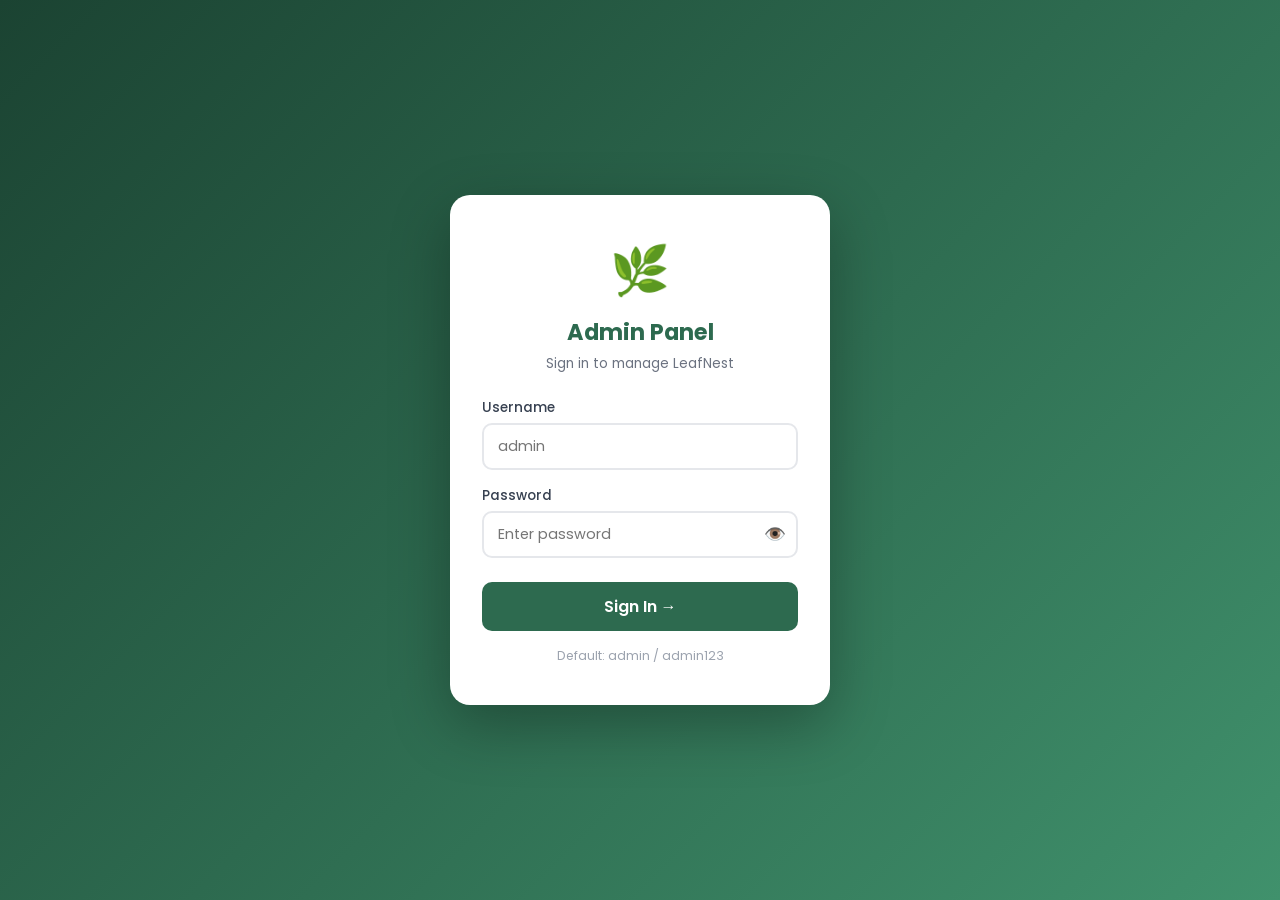
<file: admin.html>
<!DOCTYPE html>
<html lang="en">
<head>
  <meta charset="UTF-8" />
  <meta name="viewport" content="width=device-width, initial-scale=1.0" />
  <title>Admin – LeafNest</title>
  <link href="https://fonts.googleapis.com/css2?family=Poppins:wght@300;400;500;600;700&display=swap" rel="stylesheet" />
  <style>
    *{margin:0;padding:0;box-sizing:border-box;}
    body{font-family:'Poppins',sans-serif;background:#f0faf4;color:#1b1b1b;}
    /* SIDEBAR */
    .sidebar{width:240px;background:#2d6a4f;position:fixed;top:0;left:0;height:100vh;display:flex;flex-direction:column;z-index:100;overflow-y:auto;}
    .sidebar-logo{padding:18px 20px;background:rgba(0,0,0,.15);display:flex;align-items:center;gap:10px;border-bottom:1px solid rgba(255,255,255,.15);}
    .sidebar-logo span{color:#fff;font-size:1.1rem;font-weight:700;}
    .sidebar-nav{flex:1;padding:8px 0;}
    .nav-btn{display:flex;align-items:center;gap:12px;width:100%;padding:14px 20px;background:none;border:none;border-left:3px solid transparent;color:rgba(255,255,255,.85);font-family:'Poppins',sans-serif;font-size:.92rem;font-weight:500;cursor:pointer;text-align:left;transition:all .2s;}
    .nav-btn:hover{background:rgba(255,255,255,.12);color:#fff;border-left-color:rgba(255,255,255,.4);}
    .nav-btn.active{background:rgba(255,255,255,.2);color:#fff;border-left-color:#fff;font-weight:600;}
    .nav-btn .ni{font-size:1.1rem;width:24px;text-align:center;flex-shrink:0;}
    .nav-btn .nt{font-size:.92rem;}
    .sidebar-footer{padding:14px 20px;border-top:1px solid rgba(255,255,255,.15);}
    .sidebar-footer a{display:block;color:rgba(255,255,255,.7);font-size:.85rem;text-decoration:none;margin-bottom:6px;}
    .sidebar-footer a.green-link{color:#95d5b2;font-weight:600;}
    /* MAIN */
    .main{margin-left:240px;padding:2rem;min-height:100vh;width:calc(100% - 240px);}
    .main-header{display:flex;justify-content:space-between;align-items:center;margin-bottom:1.8rem;}
    .main-header h1{font-size:1.6rem;font-weight:700;color:#2d6a4f;}
    /* SECTIONS */
    .section{display:none;}
    .section.active{display:block;}
    /* STATS */
    .stats-grid{display:grid;grid-template-columns:repeat(4,1fr);gap:1.2rem;margin-bottom:1.8rem;}
    .stat-card{background:#fff;border-radius:14px;box-shadow:0 4px 16px rgba(45,106,79,.1);padding:1.4rem;display:flex;align-items:center;gap:1rem;}
    .stat-icon{width:52px;height:52px;border-radius:12px;display:flex;align-items:center;justify-content:center;font-size:1.8rem;flex-shrink:0;}
    .stat-info h3{font-size:1.5rem;font-weight:700;}
    .stat-info p{font-size:.82rem;color:#6b7280;}
    /* CARD */
    .card{background:#fff;border-radius:14px;box-shadow:0 4px 16px rgba(45,106,79,.1);padding:1.4rem;margin-bottom:1.4rem;}
    .card-header{display:flex;justify-content:space-between;align-items:center;margin-bottom:1.2rem;}
    .card-header h3{font-size:1.05rem;font-weight:700;color:#2d6a4f;}
    /* TABLE */
    table{width:100%;border-collapse:collapse;font-size:.88rem;}
    th{background:#d8f3dc;color:#2d6a4f;font-weight:600;padding:10px 12px;text-align:left;}
    td{padding:10px 12px;border-bottom:1px solid #f0f0f0;vertical-align:middle;}
    tr:hover td{background:#f8fdf9;}
    /* BADGE */
    .badge{padding:3px 10px;border-radius:50px;font-size:.75rem;font-weight:600;display:inline-block;}
    .badge-green{background:#d8f3dc;color:#2d6a4f;}
    .badge-yellow{background:#fef9c3;color:#92400e;}
    .badge-red{background:#fee2e2;color:#dc2626;}
    /* BUTTONS */
    .btn{border:none;border-radius:8px;font-family:'Poppins',sans-serif;font-weight:600;cursor:pointer;transition:all .2s;}
    .btn-green{background:#2d6a4f;color:#fff;padding:9px 18px;font-size:.88rem;}
    .btn-green:hover{background:#40916c;}
    .btn-yellow{background:#d97706;color:#fff;padding:7px 12px;font-size:.82rem;}
    .btn-yellow:hover{background:#b45309;}
    .btn-red{background:#dc2626;color:#fff;padding:7px 12px;font-size:.82rem;}
    .btn-red:hover{background:#b91c1c;}
    .btn-outline{background:none;border:2px solid #2d6a4f;color:#2d6a4f;padding:9px 18px;font-size:.88rem;border-radius:8px;font-family:'Poppins',sans-serif;font-weight:600;cursor:pointer;}
    /* MODAL */
    .modal-bg{display:none;position:fixed;inset:0;background:rgba(0,0,0,.45);z-index:200;align-items:center;justify-content:center;padding:1rem;}
    .modal-bg.open{display:flex;}
    .modal-box{background:#fff;border-radius:16px;padding:2rem;width:100%;max-width:480px;max-height:90vh;overflow-y:auto;box-shadow:0 8px 40px rgba(0,0,0,.2);}
    .modal-box h3{font-size:1.15rem;font-weight:700;color:#2d6a4f;margin-bottom:1.4rem;}
    .form-group{margin-bottom:1rem;}
    .form-group label{display:block;font-weight:500;font-size:.88rem;margin-bottom:5px;}
    .form-group input,.form-group select,.form-group textarea{width:100%;padding:10px 14px;border:2px solid #e5e7eb;border-radius:8px;font-family:'Poppins',sans-serif;font-size:.9rem;outline:none;transition:border .2s;}
    .form-group input:focus,.form-group select:focus{border-color:#52b788;}
    .form-row{display:grid;grid-template-columns:1fr 1fr;gap:1rem;}
    .modal-footer{display:flex;gap:.8rem;margin-top:1.4rem;}
    /* CHART */
    .bar-row{display:flex;align-items:center;gap:1rem;margin-bottom:.7rem;}
    .bar-label{width:110px;font-size:.82rem;color:#6b7280;text-align:right;}
    .bar-track{flex:1;background:#d8f3dc;border-radius:50px;height:18px;overflow:hidden;}
    .bar-fill{height:100%;background:#2d6a4f;border-radius:50px;transition:width .6s;}
    .bar-val{width:40px;font-size:.82rem;font-weight:600;color:#2d6a4f;}
    /* ADMIN LOGIN */
    .admin-login-overlay{position:fixed;inset:0;background:linear-gradient(135deg,#1b4332 0%,#2d6a4f 50%,#40916c 100%);z-index:9999;display:flex;align-items:center;justify-content:center;}
    .admin-login-box{background:#fff;border-radius:20px;padding:2.5rem 2rem;width:100%;max-width:380px;box-shadow:0 20px 60px rgba(0,0,0,.3);text-align:center;}
    .admin-login-box .logo{font-size:3rem;margin-bottom:.5rem;}
    .admin-login-box h2{font-size:1.4rem;font-weight:700;color:#2d6a4f;margin-bottom:.3rem;}
    .admin-login-box p{font-size:.85rem;color:#6b7280;margin-bottom:1.5rem;}
    .admin-login-box .form-group{text-align:left;margin-bottom:1rem;}
    .admin-login-box label{display:block;font-weight:500;font-size:.85rem;margin-bottom:5px;color:#374151;}
    .admin-login-box input{width:100%;padding:11px 14px;border:2px solid #e5e7eb;border-radius:10px;font-family:'Poppins',sans-serif;font-size:.9rem;outline:none;transition:border .2s;box-sizing:border-box;}
    .admin-login-box input:focus{border-color:#52b788;}
    .admin-login-box .pass-wrap{position:relative;}
    .admin-login-box .pass-wrap input{padding-right:2.8rem;}
    .admin-login-box .eye-btn{position:absolute;right:12px;top:50%;transform:translateY(-50%);cursor:pointer;font-size:1.1rem;user-select:none;background:none;border:none;}
    .admin-login-btn{width:100%;padding:12px;background:#2d6a4f;color:#fff;border:none;border-radius:10px;font-family:'Poppins',sans-serif;font-size:1rem;font-weight:600;cursor:pointer;margin-top:.5rem;transition:background .2s;}
    .admin-login-btn:hover{background:#40916c;}
    .admin-login-error{background:#fee2e2;color:#dc2626;padding:9px 12px;border-radius:8px;font-size:.83rem;margin-bottom:1rem;display:none;}
    .admin-login-hint{font-size:.78rem;color:#9ca3af;margin-top:1rem;}
    /* RESPONSIVE */
    @media(max-width:900px){.stats-grid{grid-template-columns:1fr 1fr;}}
    @media(max-width:640px){.sidebar{width:200px;}.main{margin-left:200px;padding:1rem;}}
  </style>
</head>
<body>

<!-- ═══ ADMIN LOGIN OVERLAY ═══ -->
<div class="admin-login-overlay" id="admin-login-overlay">
  <div class="admin-login-box">
    <div class="logo">🌿</div>
    <h2>Admin Panel</h2>
    <p>Sign in to manage LeafNest</p>
    <div class="admin-login-error" id="admin-err"></div>
    <div class="form-group">
      <label>Username</label>
      <input type="text" id="admin-user" placeholder="admin" />
    </div>
    <div class="form-group">
      <label>Password</label>
      <div class="pass-wrap">
        <input type="password" id="admin-pass" placeholder="Enter password" />
        <button class="eye-btn" onclick="toggleAdminEye()" id="admin-eye">👁️</button>
      </div>
    </div>
    <button class="admin-login-btn" onclick="adminLogin()">Sign In →</button>
    <div class="admin-login-hint">Default: admin / admin123</div>
  </div>
</div>

<div style="display:flex;min-height:100vh;">
  <!-- ═══ SIDEBAR ═══ -->
  <aside class="sidebar">
    <div class="sidebar-logo">
      <span style="font-size:1.5rem;">🌿</span>
      <span>LeafNest Admin</span>
    </div>
    <nav class="sidebar-nav">
      <button class="nav-btn active" onclick="show('dashboard',this)">
        <span class="ni">📊</span><span class="nt">Dashboard</span>
      </button>
      <button class="nav-btn" onclick="show('products',this)">
        <span class="ni">🌿</span><span class="nt">Products</span>
      </button>
      <button class="nav-btn" onclick="show('orders',this)">
        <span class="ni">📦</span><span class="nt">Orders</span>
      </button>
      <button class="nav-btn" onclick="show('analytics',this)">
        <span class="ni">📈</span><span class="nt">Analytics</span>
      </button>
      <button class="nav-btn" onclick="show('settings',this)">
        <span class="ni">⚙️</span><span class="nt">Settings</span>
      </button>
    </nav>
    <div class="sidebar-footer">
      <a href="nursery.html" class="green-link">🌱 Nursery Mgmt →</a>
      <a href="index.html">← Back to Store</a>
    </div>
  </aside>

  <!-- ═══ MAIN ═══ -->
  <main class="main">
    <div class="main-header">
      <h1 id="page-title">Dashboard</h1>
      <span id="page-date" style="font-size:.85rem;color:#6b7280;"></span>
    </div>

    <!-- ── DASHBOARD ── -->
    <div id="sec-dashboard" class="section active">
      <div class="stats-grid" id="stats-grid"></div>
      <div style="display:grid;grid-template-columns:1fr 1fr;gap:1.4rem;">
        <div class="card">
          <div class="card-header"><h3>📋 Recent Orders</h3></div>
          <div id="dash-orders"></div>
        </div>
        <div class="card">
          <div class="card-header"><h3>🏆 Top Products</h3></div>
          <div id="dash-top"></div>
        </div>
      </div>
    </div>

    <!-- ── PRODUCTS ── -->
    <div id="sec-products" class="section">
      <div class="card">
        <div class="card-header">
          <h3>🌿 All Products</h3>
          <button class="btn btn-green" onclick="openProdModal()">+ Add Product</button>
        </div>
        <div style="overflow-x:auto;">
          <table>
            <thead><tr><th>Image</th><th>Name</th><th>Category</th><th>Price</th><th>Actions</th></tr></thead>
            <tbody id="prod-tbody"></tbody>
          </table>
        </div>
      </div>
    </div>

    <!-- ── ORDERS ── -->
    <div id="sec-orders" class="section">
      <div class="card">
        <div class="card-header"><h3>📦 All Orders</h3></div>
        <div style="overflow-x:auto;">
          <table>
            <thead><tr><th>Order ID</th><th>Customer</th><th>City</th><th>Payment</th><th>Total</th><th>Status</th><th>Date</th></tr></thead>
            <tbody id="orders-tbody"></tbody>
          </table>
        </div>
      </div>
    </div>

    <!-- ── ANALYTICS ── -->
    <div id="sec-analytics" class="section">
      <div style="display:grid;grid-template-columns:1fr 1fr;gap:1.4rem;">
        <div class="card">
          <div class="card-header"><h3>📊 Sales by Category</h3></div>
          <div id="cat-chart"></div>
        </div>
        <div class="card">
          <div class="card-header"><h3>📌 Key Metrics</h3></div>
          <div id="metrics"></div>
        </div>
      </div>
    </div>

    <!-- ── SETTINGS ── -->
    <div id="sec-settings" class="section">
      <div class="card" style="max-width:480px;">
        <div class="card-header"><h3>⚙️ Store Settings</h3></div>
        <div class="form-group"><label>Store Name</label><input type="text" value="LeafNest" /></div>
        <div class="form-group"><label>Free Shipping Above (₹)</label><input type="number" value="999" /></div>
        <div class="form-group"><label>Admin Email</label><input type="email" value="admin@leafnest.com" /></div>
        <button class="btn btn-green" onclick="toast('Settings saved!')">Save Settings</button>
        <div style="margin-top:1.5rem;padding-top:1.2rem;border-top:1px solid #e5e7eb;">
          <p style="font-weight:600;color:#dc2626;margin-bottom:.8rem;">Danger Zone</p>
          <button class="btn btn-red" onclick="resetProds()">Reset Products</button>
          <button class="btn btn-red" style="margin-left:.5rem;" onclick="clearOrds()">Clear Orders</button>
        </div>
      </div>
    </div>

  </main>
</div>

<!-- ── PRODUCT MODAL ── -->
<div class="modal-bg" id="prod-modal">
  <div class="modal-box">
    <h3 id="modal-title">Add Product</h3>
    <input type="hidden" id="edit-id" />
    <div class="form-group"><label>Plant Name *</label><input type="text" id="p-name" placeholder="e.g. Monstera Deliciosa" /></div>
    <div class="form-row">
      <div class="form-group"><label>Category</label>
        <select id="p-cat"><option>Indoor</option><option>Outdoor</option><option>Succulent</option><option>Tropical</option></select>
      </div>
      <div class="form-group"><label>Price (₹) *</label><input type="number" id="p-price" placeholder="499" min="1" /></div>
    </div>
    <div class="form-group"><label>Image URL</label><input type="url" id="p-img" placeholder="https://images.unsplash.com/..." /></div>
    <div class="form-row">
      <div class="form-group"><label>Emoji</label><input type="text" id="p-emoji" placeholder="🌿" maxlength="4" /></div>
      <div class="form-group"><label>Description</label><input type="text" id="p-desc" placeholder="Short description" /></div>
    </div>
    <div id="modal-err" style="background:#fee2e2;color:#dc2626;padding:8px 12px;border-radius:8px;font-size:.85rem;display:none;margin-bottom:.5rem;"></div>
    <div class="modal-footer">
      <button class="btn-outline" onclick="closeProdModal()">Cancel</button>
      <button class="btn btn-green" style="flex:1;" onclick="saveProd()">Save Product</button>
    </div>
  </div>
</div>

<div id="toast-el" style="position:fixed;bottom:28px;right:28px;background:#2d6a4f;color:#fff;padding:13px 22px;border-radius:10px;font-weight:500;box-shadow:0 4px 20px rgba(0,0,0,.2);z-index:9999;transform:translateY(80px);opacity:0;transition:all .3s;font-family:'Poppins',sans-serif;"></div>

<script src="data.js"></script>
<script>
  // ── ADMIN LOGIN ──
  const ADMIN_CREDS = { username: 'admin', password: 'admin123' };

  function adminLogin() {
    const user = document.getElementById('admin-user').value.trim();
    const pass = document.getElementById('admin-pass').value;
    const err  = document.getElementById('admin-err');
    if (user === ADMIN_CREDS.username && pass === ADMIN_CREDS.password) {
      sessionStorage.setItem('admin_logged_in', '1');
      document.getElementById('admin-login-overlay').style.display = 'none';
    } else {
      err.textContent = 'Invalid username or password.';
      err.style.display = 'block';
    }
  }

  function toggleAdminEye() {
    const inp = document.getElementById('admin-pass');
    const eye = document.getElementById('admin-eye');
    if (inp.type === 'password') { inp.type = 'text'; eye.textContent = '🙈'; }
    else { inp.type = 'password'; eye.textContent = '👁️'; }
  }

  // Allow Enter key on login form
  document.addEventListener('keydown', function(e) {
    if (e.key === 'Enter' && document.getElementById('admin-login-overlay').style.display !== 'none') {
      adminLogin();
    }
  });

  // Check if already logged in this session
  if (sessionStorage.getItem('admin_logged_in') === '1') {
    document.getElementById('admin-login-overlay').style.display = 'none';
  }

  document.getElementById('page-date').textContent = new Date().toLocaleDateString('en-IN',{weekday:'long',year:'numeric',month:'long',day:'numeric'});

  const titles = {dashboard:'Dashboard',products:'Products',orders:'Orders',analytics:'Analytics',settings:'Settings'};

  function show(name, btn) {
    document.querySelectorAll('.section').forEach(s => s.classList.remove('active'));
    document.querySelectorAll('.nav-btn').forEach(b => b.classList.remove('active'));
    document.getElementById('sec-' + name).classList.add('active');
    btn.classList.add('active');
    document.getElementById('page-title').textContent = titles[name];
    if (name === 'dashboard') renderDash();
    if (name === 'products')  renderProds();
    if (name === 'orders')    renderOrders();
    if (name === 'analytics') renderAnalytics();
  }

  function toast(msg) {
    const el = document.getElementById('toast-el');
    el.textContent = msg;
    el.style.transform = 'translateY(0)'; el.style.opacity = '1';
    setTimeout(() => { el.style.transform = 'translateY(80px)'; el.style.opacity = '0'; }, 2500);
  }

  // ── DASHBOARD ──
  function renderDash() {
    const orders = getOrders(), products = getProducts(), users = getUsers();
    const revenue = orders.reduce((s,o) => s + (parseFloat(o.total)||0), 0);
    document.getElementById('stats-grid').innerHTML = `
      <div class="stat-card"><div class="stat-icon" style="background:#d8f3dc;">📦</div><div class="stat-info"><h3>${orders.length}</h3><p>Total Orders</p></div></div>
      <div class="stat-card"><div class="stat-icon" style="background:#dbeafe;">💰</div><div class="stat-info"><h3>₹${revenue.toLocaleString('en-IN')}</h3><p>Revenue</p></div></div>
      <div class="stat-card"><div class="stat-icon" style="background:#fef9c3;">👥</div><div class="stat-info"><h3>${users.length}</h3><p>Customers</p></div></div>
      <div class="stat-card"><div class="stat-icon" style="background:#ede9fe;">🌿</div><div class="stat-info"><h3>${products.length}</h3><p>Products</p></div></div>`;

    const recent = [...orders].reverse().slice(0,5);
    document.getElementById('dash-orders').innerHTML = recent.length === 0
      ? '<p style="color:#6b7280;font-size:.9rem;">No orders yet.</p>'
      : `<table><thead><tr><th>ID</th><th>Customer</th><th>Total</th><th>Status</th></tr></thead><tbody>
          ${recent.map(o=>`<tr><td style="font-size:.8rem;">${o.id}</td><td>${o.customer||'Guest'}</td><td>₹${o.total}</td><td><span class="badge badge-green">${o.status}</span></td></tr>`).join('')}
        </tbody></table>`;

    const soldMap = {};
    orders.forEach(o => (o.items||[]).forEach(i => { soldMap[i.name] = (soldMap[i.name]||0) + i.qty; }));
    const top = Object.entries(soldMap).sort((a,b)=>b[1]-a[1]).slice(0,5);
    document.getElementById('dash-top').innerHTML = top.length === 0
      ? '<p style="color:#6b7280;font-size:.9rem;">No sales data yet.</p>'
      : top.map(([name,qty])=>`<div style="display:flex;justify-content:space-between;align-items:center;padding:.55rem 0;border-bottom:1px solid #f0f0f0;"><span style="font-size:.9rem;">${name}</span><span class="badge badge-green">${qty} sold</span></div>`).join('');
  }

  // ── PRODUCTS ──
  function renderProds() {
    const products = getProducts();
    document.getElementById('prod-tbody').innerHTML = products.map(p => `
      <tr>
        <td>${p.image ? `<img src="${p.image}" style="width:42px;height:42px;border-radius:8px;object-fit:cover;" onerror="this.outerHTML='<span style=font-size:1.6rem>${p.emoji||'🌿'}</span>'" />` : `<span style="font-size:1.6rem;">${p.emoji||'🌿'}</span>`}</td>
        <td style="font-weight:600;">${p.name}</td>
        <td><span class="badge badge-green">${p.category}</span></td>
        <td style="font-weight:700;color:#2d6a4f;">₹${p.price}</td>
        <td style="display:flex;gap:.4rem;flex-wrap:wrap;">
          <button class="btn btn-yellow" onclick="openEditProd(${p.id})">✏️ Edit</button>
          <button class="btn btn-red" onclick="deleteProd(${p.id})">🗑 Delete</button>
        </td>
      </tr>`).join('');
  }

  // ── ORDERS ──
  function renderOrders() {
    const orders = getOrders();
    const ml = {cod:'COD',upi:'UPI',card:'Card'};
    document.getElementById('orders-tbody').innerHTML = orders.length === 0
      ? '<tr><td colspan="7" style="text-align:center;color:#6b7280;padding:2rem;">No orders yet.</td></tr>'
      : [...orders].reverse().map(o=>`
          <tr>
            <td style="font-size:.8rem;font-weight:600;">${o.id}</td>
            <td>${o.customer||'Guest'}</td>
            <td>${o.address?.city||'-'}</td>
            <td>${ml[o.paymentMethod]||o.paymentMethod}</td>
            <td style="font-weight:700;">₹${o.total}</td>
            <td><span class="badge badge-green">${o.status}</span></td>
            <td style="font-size:.82rem;">${o.date||'-'}</td>
          </tr>`).join('');
  }

  // ── ANALYTICS ──
  function renderAnalytics() {
    const orders = getOrders(), products = getProducts();
    const revenue = orders.reduce((s,o)=>s+(parseFloat(o.total)||0),0);
    const totalSold = orders.reduce((s,o)=>s+(o.items||[]).reduce((ss,i)=>ss+i.qty,0),0);
    const catMap = {};
    orders.forEach(o=>(o.items||[]).forEach(i=>{
      const p = products.find(pp=>pp.id===i.id);
      const cat = p?.category||'Other';
      catMap[cat]=(catMap[cat]||0)+i.qty;
    }));
    const maxVal = Math.max(...Object.values(catMap),1);
    document.getElementById('cat-chart').innerHTML = Object.keys(catMap).length === 0
      ? '<p style="color:#6b7280;font-size:.9rem;">No sales data yet.</p>'
      : Object.entries(catMap).map(([cat,qty])=>`
          <div class="bar-row">
            <div class="bar-label">${cat}</div>
            <div class="bar-track"><div class="bar-fill" style="width:${(qty/maxVal*100).toFixed(0)}%;"></div></div>
            <div class="bar-val">${qty}</div>
          </div>`).join('');
    document.getElementById('metrics').innerHTML = `
      <div style="display:flex;flex-direction:column;gap:.7rem;">
        ${[['Total Revenue','₹'+revenue.toLocaleString('en-IN')],['Total Orders',orders.length],['Plants Sold',totalSold],['Avg Order Value','₹'+(orders.length?Math.round(revenue/orders.length):0)],['Total Products',products.length],['Customers',getUsers().length]]
          .map(([k,v])=>`<div style="display:flex;justify-content:space-between;padding:.5rem 0;border-bottom:1px solid #f0f0f0;font-size:.92rem;"><span style="color:#6b7280;">${k}</span><span style="font-weight:700;color:#2d6a4f;">${v}</span></div>`).join('')}
      </div>`;
  }

  // ── PRODUCT MODAL ──
  function openProdModal() {
    document.getElementById('modal-title').textContent = 'Add Product';
    document.getElementById('edit-id').value = '';
    ['p-name','p-price','p-img','p-emoji','p-desc'].forEach(id=>document.getElementById(id).value='');
    document.getElementById('p-cat').value = 'Indoor';
    document.getElementById('modal-err').style.display = 'none';
    document.getElementById('prod-modal').classList.add('open');
  }
  function openEditProd(id) {
    const p = getProducts().find(p=>p.id===id); if(!p) return;
    document.getElementById('modal-title').textContent = 'Edit Product';
    document.getElementById('edit-id').value = p.id;
    document.getElementById('p-name').value = p.name;
    document.getElementById('p-cat').value = p.category;
    document.getElementById('p-price').value = p.price;
    document.getElementById('p-img').value = p.image||'';
    document.getElementById('p-emoji').value = p.emoji||'';
    document.getElementById('p-desc').value = p.description||'';
    document.getElementById('modal-err').style.display = 'none';
    document.getElementById('prod-modal').classList.add('open');
  }
  function closeProdModal() { document.getElementById('prod-modal').classList.remove('open'); }
  function saveProd() {
    const name = document.getElementById('p-name').value.trim();
    const price = parseFloat(document.getElementById('p-price').value);
    const errEl = document.getElementById('modal-err');
    if (!name || !price || price<=0) { errEl.textContent='Name and valid price required.'; errEl.style.display='block'; return; }
    const products = getProducts();
    const editId = document.getElementById('edit-id').value;
    const data = { name, price, category:document.getElementById('p-cat').value, image:document.getElementById('p-img').value.trim()||null, emoji:document.getElementById('p-emoji').value.trim()||'🌿', description:document.getElementById('p-desc').value.trim() };
    if (editId) { const i=products.findIndex(p=>p.id===parseInt(editId)); if(i>-1) products[i]={...products[i],...data}; }
    else { data.id=Date.now(); products.push(data); }
    saveProducts(products);
    closeProdModal();
    renderProds();
    toast(editId ? 'Product updated! ✅' : 'Product added! 🌿');
  }
  function deleteProd(id) {
    if(!confirm('Delete this product?')) return;
    saveProducts(getProducts().filter(p=>p.id!==id));
    renderProds();
    toast('Product deleted.');
  }
  function resetProds() {
    if(!confirm('Reset all products to default?')) return;
    localStorage.removeItem('plantstore_products');
    renderProds();
    toast('Products reset.');
  }
  function clearOrds() {
    if(!confirm('Clear all orders?')) return;
    localStorage.removeItem('plantstore_orders');
    renderOrders();
    toast('Orders cleared.');
  }

  document.getElementById('prod-modal').addEventListener('click', function(e){ if(e.target===this) closeProdModal(); });

  // Init
  renderDash();
</script>
</body>
</html>
</file>
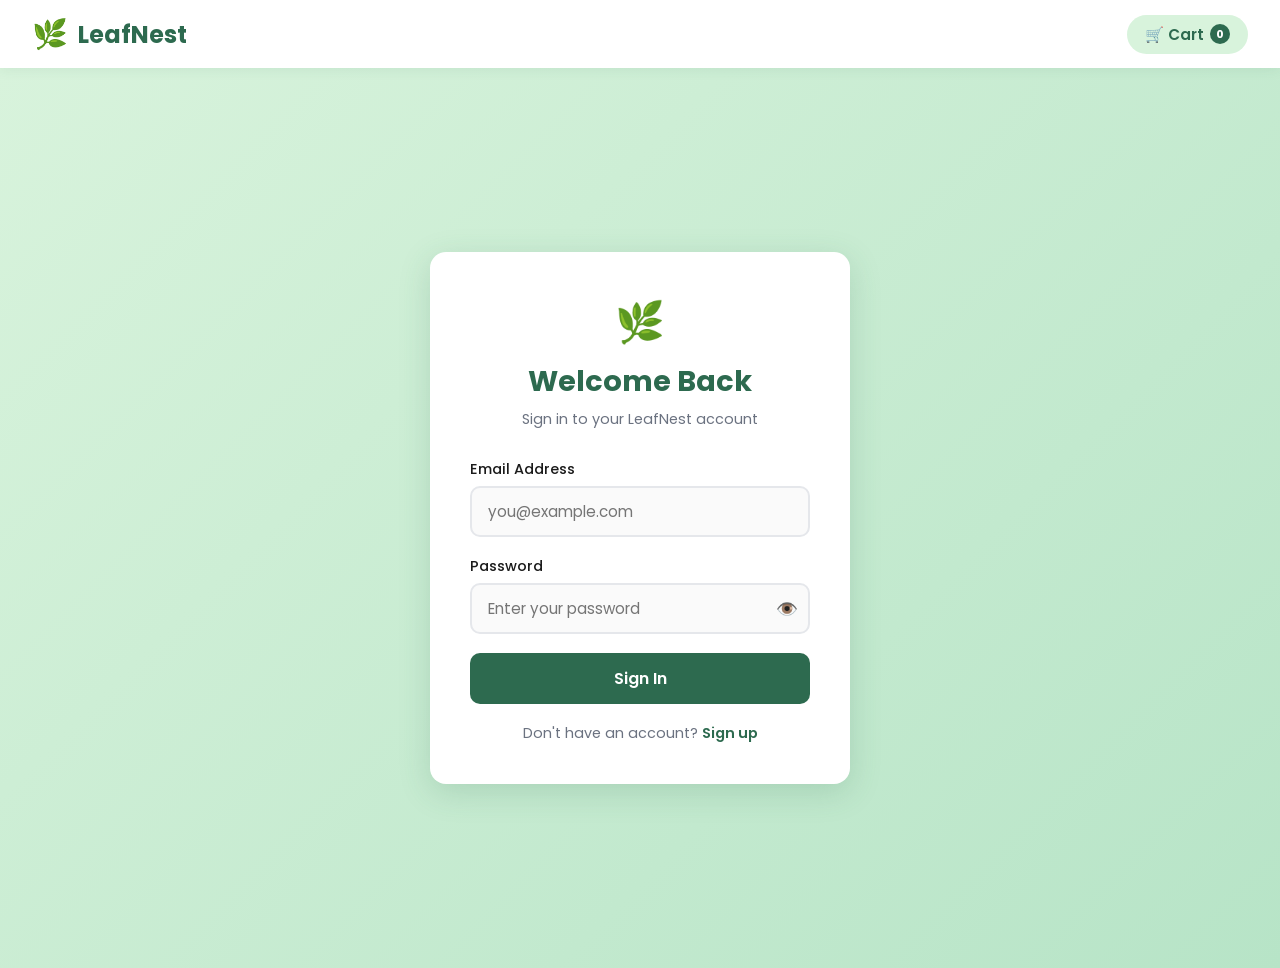
<file: cart.html>
<!DOCTYPE html>
<html lang="en">
<head>
  <meta charset="UTF-8" />
  <meta name="viewport" content="width=device-width, initial-scale=1.0" />
  <title>Cart – LeafNest</title>
  <link rel="stylesheet" href="styles.css" />
</head>
<body>
<nav>
  <a class="nav-logo" href="index.html"><span class="leaf">🌿</span><span>LeafNest</span></a>
  <ul class="nav-links">
    <li><a href="index.html">Home</a></li>
    <li><a href="index.html#products">Plants</a></li>
  </ul>
  <div class="nav-right">
    <button class="cart-btn" onclick="location.href='cart.html'">🛒 Cart <span class="cart-count">0</span></button>
    <span id="nav-user-area"></span>
  </div>
</nav>

<div class="page-container">
  <div class="page-title">🛒 Your Cart</div>
  <div id="cart-content"></div>
</div>

<div id="toast" class="toast"></div>
<script src="data.js"></script>
<script>
  // Auth guard — redirect to login if not logged in
  if (!getCurrentUser()) {
    location.replace('login.html?redirect=cart.html');
  }

  updateCartCount();

  const user = getCurrentUser();
  const navArea = document.getElementById('nav-user-area');
  if (user) {
    navArea.innerHTML = `<span style="font-size:.9rem;color:var(--green);font-weight:500">Hi, ${user.name.split(' ')[0]}</span>
    <button class="btn-nav-login" style="margin-left:.5rem" onclick="localStorage.removeItem('plantstore_current_user');location.reload()">Logout</button>`;
  } else {
    navArea.innerHTML = `<a href="login.html" class="btn-nav-login">Login</a>`;
  }

  function renderCart() {
    const cart = getCart();
    const el = document.getElementById('cart-content');
    if (cart.length === 0) {
      el.innerHTML = `<div class="empty-cart"><div class="icon">🛒</div><h3>Your cart is empty</h3><p style="margin:.5rem 0 1.5rem">Add some plants to get started!</p><a href="index.html" class="btn-primary">Browse Plants</a></div>`;
      return;
    }
    const subtotal = cart.reduce((s, i) => s + i.price * i.qty, 0);
    const shipping = subtotal >= 999 ? 0 : 99;
    const total = subtotal + shipping;

    el.innerHTML = `
      <div class="cart-layout">
        <div class="cart-items" id="cart-items-list"></div>
        <div class="cart-summary">
          <h3>Order Summary</h3>
          <div class="summary-row"><span>Subtotal</span><span>₹${subtotal}</span></div>
          <div class="summary-row"><span>Shipping</span><span>${shipping === 0 ? '<span style="color:var(--green)">Free</span>' : '₹' + shipping}</span></div>
          ${shipping > 0 ? `<div style="font-size:.78rem;color:var(--text-muted);margin-bottom:.5rem">Add ₹${999 - subtotal} more for free shipping</div>` : ''}
          <div class="summary-row total"><span>Total</span><span>₹${total}</span></div>
          <button class="btn-full" style="margin-top:1rem" onclick="goCheckout()">Proceed to Checkout →</button>
          <a href="index.html" style="display:block;text-align:center;margin-top:.8rem;color:var(--text-muted);font-size:.88rem;text-decoration:none">← Continue Shopping</a>
        </div>
      </div>`;

    document.getElementById('cart-items-list').innerHTML = cart.map(item => `
      <div class="cart-item">
        <div class="cart-item-img">${item.image ? `<img src="${item.image}" alt="${item.name}" onerror="this.parentElement.innerHTML='${item.emoji||'🌿'}'" />` : (item.emoji || '🌿')}</div>
        <div class="cart-item-info">
          <div class="cart-item-name">${item.name}</div>
          <div class="cart-item-price">₹${item.price} each</div>
          <div class="qty-control">
            <button class="qty-btn" onclick="changeQty(${item.id}, -1)">−</button>
            <span class="qty-num">${item.qty}</span>
            <button class="qty-btn" onclick="changeQty(${item.id}, 1)">+</button>
            <span style="font-size:.85rem;color:var(--text-muted);margin-left:4px">= ₹${item.price * item.qty}</span>
          </div>
        </div>
        <button class="btn-remove" onclick="removeItem(${item.id})">🗑 Remove</button>
      </div>
    `).join('');
  }

  function changeQty(id, delta) {
    const cart = getCart();
    const item = cart.find(i => i.id === id);
    if (!item) return;
    item.qty += delta;
    if (item.qty <= 0) { removeItem(id); return; }
    saveCart(cart);
    updateCartCount();
    renderCart();
  }

  function removeItem(id) {
    const cart = getCart().filter(i => i.id !== id);
    saveCart(cart);
    updateCartCount();
    renderCart();
    showToast('Item removed from cart');
  }

  function goCheckout() {
    const user = getCurrentUser();
    if (!user) { location.href = 'login.html?redirect=checkout.html'; return; }
    location.href = 'checkout.html';
  }

  renderCart();
</script>
</body>
</html>
</file>
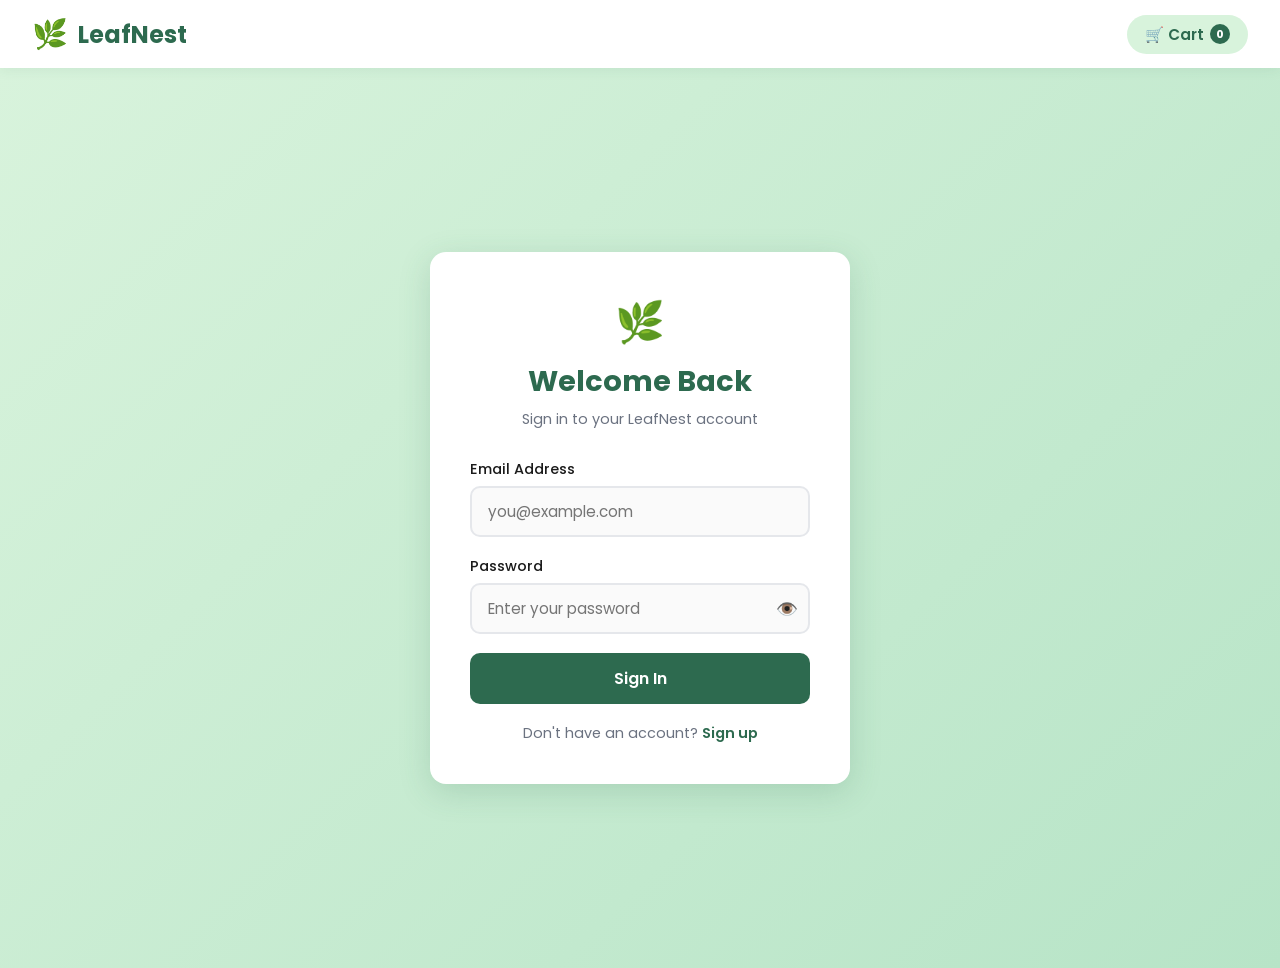
<file: checkout.html>
<!DOCTYPE html>
<html lang="en">
<head>
  <meta charset="UTF-8" />
  <meta name="viewport" content="width=device-width, initial-scale=1.0" />
  <title>Checkout – LeafNest</title>
  <link rel="stylesheet" href="styles.css" />
</head>
<body>
<nav>
  <a class="nav-logo" href="index.html"><span class="leaf">🌿</span><span>LeafNest</span></a>
  <div class="nav-right">
    <button class="cart-btn" onclick="location.href='cart.html'">🛒 Cart <span class="cart-count">0</span></button>
  </div>
</nav>

<!-- Steps -->
<div style="background:#fff;padding:1rem 2rem;display:flex;justify-content:center;gap:0;border-bottom:1px solid #e5e7eb;">
  <div style="display:flex;align-items:center;gap:.5rem">
    <span style="background:var(--green);color:#fff;border-radius:50%;width:28px;height:28px;display:flex;align-items:center;justify-content:center;font-weight:700;font-size:.85rem">1</span>
    <span style="font-weight:600;color:var(--green);font-size:.9rem">Delivery</span>
  </div>
  <div style="width:60px;height:2px;background:#e5e7eb;margin:0 .5rem;align-self:center"></div>
  <div style="display:flex;align-items:center;gap:.5rem">
    <span style="background:#e5e7eb;color:#9ca3af;border-radius:50%;width:28px;height:28px;display:flex;align-items:center;justify-content:center;font-weight:700;font-size:.85rem">2</span>
    <span style="color:#9ca3af;font-size:.9rem">Payment</span>
  </div>
  <div style="width:60px;height:2px;background:#e5e7eb;margin:0 .5rem;align-self:center"></div>
  <div style="display:flex;align-items:center;gap:.5rem">
    <span style="background:#e5e7eb;color:#9ca3af;border-radius:50%;width:28px;height:28px;display:flex;align-items:center;justify-content:center;font-weight:700;font-size:.85rem">3</span>
    <span style="color:#9ca3af;font-size:.9rem">Confirm</span>
  </div>
</div>

<div class="page-container">
  <div class="page-title">Delivery Details</div>
  <div class="checkout-grid">
    <div class="form-card">
      <h3>📦 Shipping Address</h3>
      <form id="checkout-form">
        <div class="form-group">
          <label>Full Name *</label>
          <input type="text" id="fullname" placeholder="Enter your full name" required />
        </div>
        <div class="form-group">
          <label>Mobile Number *</label>
          <input type="tel" id="mobile" placeholder="10-digit mobile number" pattern="[0-9]{10}" required />
        </div>
        <div class="form-group">
          <label>Address *</label>
          <textarea id="address" rows="2" placeholder="House no, Street, Area" required style="resize:vertical"></textarea>
        </div>
        <div class="form-row">
          <div class="form-group">
            <label>City *</label>
            <input type="text" id="city" placeholder="City" required />
          </div>
          <div class="form-group">
            <label>State *</label>
            <input type="text" id="state" placeholder="State" required />
          </div>
        </div>
        <div class="form-group">
          <label>Pincode *</label>
          <input type="text" id="pincode" placeholder="6-digit pincode" pattern="[0-9]{6}" required />
        </div>
        <button type="submit" class="btn-full">Continue to Payment →</button>
      </form>
    </div>

    <div>
      <div class="cart-summary">
        <h3>Order Summary</h3>
        <div id="order-items"></div>
        <div id="order-totals"></div>
      </div>
    </div>
  </div>
</div>

<script src="data.js"></script>
<script>
  if (!getCurrentUser()) location.replace('login.html?redirect=checkout.html');
  updateCartCount();

  const user = getCurrentUser();
  if (!user) location.href = 'login.html?redirect=checkout.html';

  const cart = getCart();
  if (cart.length === 0) location.href = 'cart.html';

  // Pre-fill name
  if (user) document.getElementById('fullname').value = user.name || '';

  const subtotal = cart.reduce((s, i) => s + i.price * i.qty, 0);
  const shipping = subtotal >= 999 ? 0 : 99;
  const total = subtotal + shipping;

  document.getElementById('order-items').innerHTML = cart.map(i =>
    `<div class="summary-row"><span>${i.name} x${i.qty}</span><span>₹${i.price * i.qty}</span></div>`
  ).join('');

  document.getElementById('order-totals').innerHTML = `
    <div class="summary-row"><span>Subtotal</span><span>₹${subtotal}</span></div>
    <div class="summary-row"><span>Shipping</span><span>${shipping === 0 ? 'Free' : '₹' + shipping}</span></div>
    <div class="summary-row total"><span>Total</span><span>₹${total}</span></div>
  `;

  document.getElementById('checkout-form').addEventListener('submit', function(e) {
    e.preventDefault();
    const address = {
      fullname: document.getElementById('fullname').value.trim(),
      mobile: document.getElementById('mobile').value.trim(),
      address: document.getElementById('address').value.trim(),
      city: document.getElementById('city').value.trim(),
      state: document.getElementById('state').value.trim(),
      pincode: document.getElementById('pincode').value.trim(),
    };
    localStorage.setItem('plantstore_checkout_address', JSON.stringify(address));
    localStorage.setItem('plantstore_checkout_total', total);
    location.href = 'payment.html';
  });
</script>
</body>
</html>
</file>
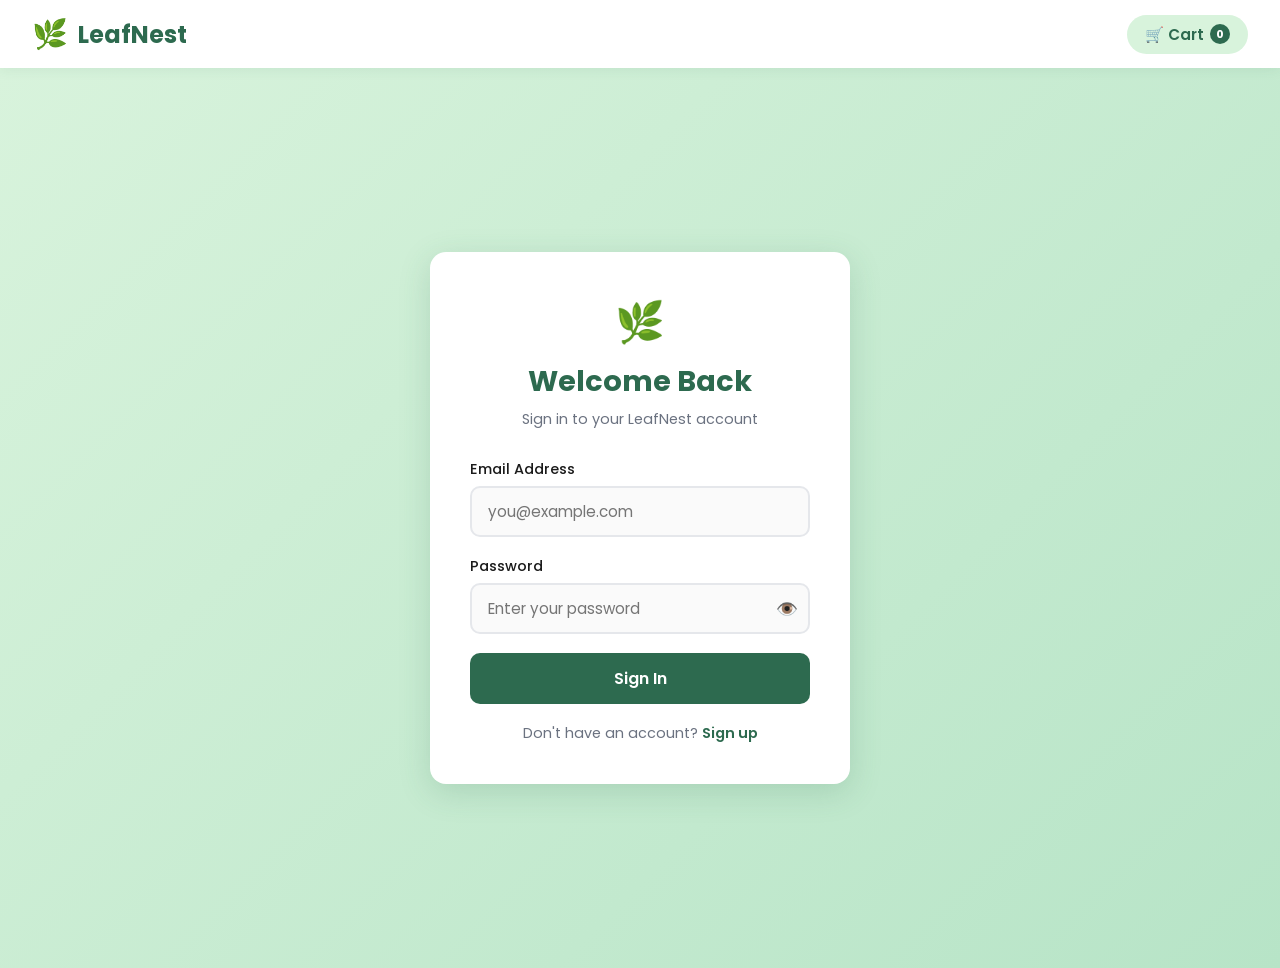
<file: login.html>
<!DOCTYPE html>
<html lang="en">
<head>
  <meta charset="UTF-8" />
  <meta name="viewport" content="width=device-width, initial-scale=1.0" />
  <title>Login – LeafNest</title>
  <link rel="stylesheet" href="styles.css" />
</head>
<body>
<nav>
  <a class="nav-logo" href="index.html"><span class="leaf">🌿</span><span>LeafNest</span></a>
  <div class="nav-right">
    <button class="cart-btn" onclick="location.href='cart.html'">🛒 Cart <span class="cart-count">0</span></button>
  </div>
</nav>

<div class="auth-container">
  <div class="auth-card">
    <div style="font-size:2.5rem;text-align:center;margin-bottom:.5rem">🌿</div>
    <h2 style="text-align:center">Welcome Back</h2>
    <p style="text-align:center">Sign in to your LeafNest account</p>
    <div id="error-msg" style="background:#fee2e2;color:#dc2626;padding:10px 14px;border-radius:8px;font-size:.88rem;margin-bottom:1rem;display:none"></div>
    <form id="login-form">
      <div class="form-group">
        <label>Email Address</label>
        <input type="email" id="email" placeholder="you@example.com" required />
      </div>
      <div class="form-group">
        <label>Password</label>
        <div style="position:relative">
          <input type="password" id="password" placeholder="Enter your password" required style="padding-right:2.5rem;width:100%;box-sizing:border-box" />
          <span onclick="togglePass()" style="position:absolute;right:12px;top:50%;transform:translateY(-50%);cursor:pointer;font-size:1.1rem;user-select:none" id="eye1">👁️</span>
        </div>
      </div>
      <button type="submit" class="btn-full">Sign In</button>
    </form>
    <div class="auth-switch">Don't have an account? <a href="signup.html">Sign up</a></div>
  </div>
</div>

<script src="data.js"></script>
<script>
  updateCartCount();
  function togglePass() {
    const inp = document.getElementById('password');
    const eye = document.getElementById('eye1');
    if (inp.type === 'password') { inp.type = 'text'; eye.textContent = '🙈'; }
    else { inp.type = 'password'; eye.textContent = '👁️'; }
  }
  document.getElementById('login-form').addEventListener('submit', async function(e) {
    e.preventDefault();
    const email    = document.getElementById('email').value.trim();
    const password = document.getElementById('password').value;
    const errEl    = document.getElementById('error-msg');
    const btn      = this.querySelector('button[type=submit]');
    btn.textContent = 'Signing in...'; btn.disabled = true;

    const result = await loginUser(email, password);
    if (result.success) {
      localStorage.setItem('plantstore_current_user', JSON.stringify(result.user));
      const redirect = new URLSearchParams(location.search).get('redirect') || 'index.html';
      location.href = redirect;
    } else {
      errEl.textContent = result.message || 'Invalid email or password.';
      errEl.style.display = 'block';
      btn.textContent = 'Sign In'; btn.disabled = false;
    }
  });
</script>
</body>
</html>
</file>
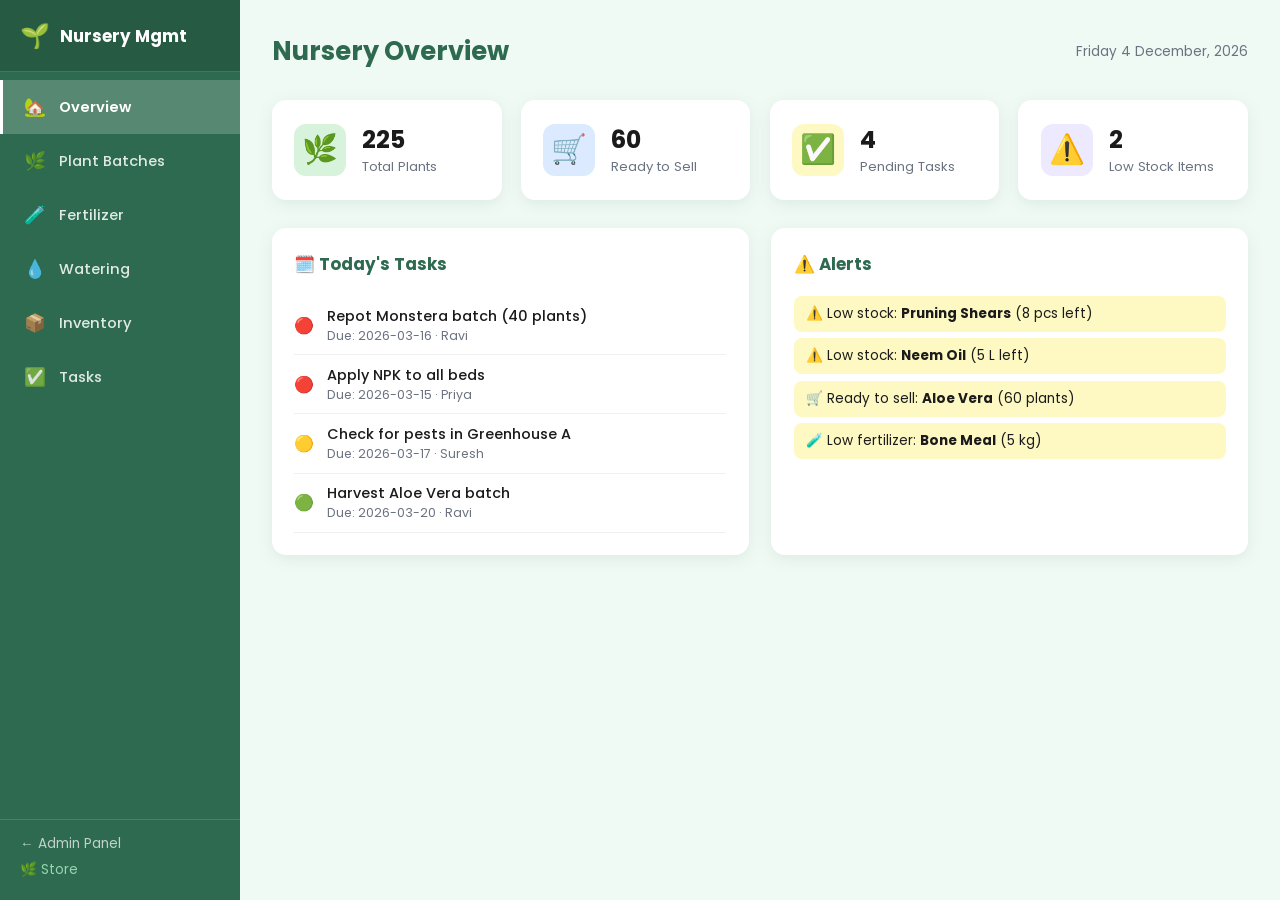
<file: nursery.html>
<!DOCTYPE html>
<html lang="en">
<head>
  <meta charset="UTF-8" />
  <meta name="viewport" content="width=device-width, initial-scale=1.0" />
  <title>Nursery Management – LeafNest</title>
  <link href="https://fonts.googleapis.com/css2?family=Poppins:wght@300;400;500;600;700&display=swap" rel="stylesheet" />
  <style>
    *{margin:0;padding:0;box-sizing:border-box;}
    body{font-family:'Poppins',sans-serif;background:#f0faf4;color:#1b1b1b;}
    .sidebar{width:240px;background:#2d6a4f;position:fixed;top:0;left:0;height:100vh;display:flex;flex-direction:column;z-index:100;overflow-y:auto;}
    .sidebar-logo{padding:18px 20px;background:rgba(0,0,0,.15);display:flex;align-items:center;gap:10px;border-bottom:1px solid rgba(255,255,255,.15);}
    .sidebar-logo span{color:#fff;font-size:1.05rem;font-weight:700;}
    .sidebar-nav{flex:1;padding:8px 0;}
    .nav-btn{display:flex;align-items:center;gap:12px;width:100%;padding:14px 20px;background:none;border:none;border-left:3px solid transparent;color:rgba(255,255,255,.85);font-family:'Poppins',sans-serif;font-size:.92rem;font-weight:500;cursor:pointer;text-align:left;transition:all .2s;}
    .nav-btn:hover{background:rgba(255,255,255,.12);color:#fff;border-left-color:rgba(255,255,255,.4);}
    .nav-btn.active{background:rgba(255,255,255,.2);color:#fff;border-left-color:#fff;font-weight:600;}
    .nav-btn .ni{font-size:1.1rem;width:24px;text-align:center;flex-shrink:0;}
    .sidebar-footer{padding:14px 20px;border-top:1px solid rgba(255,255,255,.15);}
    .sidebar-footer a{display:block;color:rgba(255,255,255,.7);font-size:.85rem;text-decoration:none;margin-bottom:6px;}
    .main{margin-left:240px;padding:2rem;min-height:100vh;width:calc(100% - 240px);}
    .main-header{display:flex;justify-content:space-between;align-items:center;margin-bottom:1.8rem;}
    .main-header h1{font-size:1.6rem;font-weight:700;color:#2d6a4f;}
    .section{display:none;}
    .section.active{display:block;}
    .stats-grid{display:grid;grid-template-columns:repeat(4,1fr);gap:1.2rem;margin-bottom:1.8rem;}
    .stat-card{background:#fff;border-radius:14px;box-shadow:0 4px 16px rgba(45,106,79,.1);padding:1.4rem;display:flex;align-items:center;gap:1rem;}
    .stat-icon{width:52px;height:52px;border-radius:12px;display:flex;align-items:center;justify-content:center;font-size:1.8rem;flex-shrink:0;}
    .stat-info h3{font-size:1.5rem;font-weight:700;}
    .stat-info p{font-size:.82rem;color:#6b7280;}
    .card{background:#fff;border-radius:14px;box-shadow:0 4px 16px rgba(45,106,79,.1);padding:1.4rem;margin-bottom:1.4rem;}
    .card-header{display:flex;justify-content:space-between;align-items:center;margin-bottom:1.2rem;}
    .card-header h3{font-size:1.05rem;font-weight:700;color:#2d6a4f;}
    .two-col{display:grid;grid-template-columns:1fr 1fr;gap:1.4rem;}
    table{width:100%;border-collapse:collapse;font-size:.88rem;}
    th{background:#d8f3dc;color:#2d6a4f;font-weight:600;padding:10px 12px;text-align:left;}
    td{padding:10px 12px;border-bottom:1px solid #f0f0f0;vertical-align:middle;}
    tr:hover td{background:#f8fdf9;}
    .badge{padding:3px 10px;border-radius:50px;font-size:.75rem;font-weight:600;display:inline-block;}
    .badge-green{background:#d8f3dc;color:#2d6a4f;}
    .badge-yellow{background:#fef9c3;color:#92400e;}
    .badge-blue{background:#dbeafe;color:#1d4ed8;}
    .badge-red{background:#fee2e2;color:#dc2626;}
    .badge-purple{background:#ede9fe;color:#7c3aed;}
    .btn{border:none;border-radius:8px;font-family:'Poppins',sans-serif;font-weight:600;cursor:pointer;transition:all .2s;}
    .btn-green{background:#2d6a4f;color:#fff;padding:9px 18px;font-size:.88rem;}
    .btn-green:hover{background:#40916c;}
    .btn-yellow{background:#d97706;color:#fff;padding:7px 12px;font-size:.82rem;}
    .btn-red{background:#dc2626;color:#fff;padding:7px 12px;font-size:.82rem;}
    .btn-outline{background:none;border:2px solid #2d6a4f;color:#2d6a4f;padding:9px 18px;font-size:.88rem;border-radius:8px;font-family:'Poppins',sans-serif;font-weight:600;cursor:pointer;}
    .grow-grid{display:grid;grid-template-columns:repeat(auto-fill,minmax(260px,1fr));gap:1.2rem;}
    .grow-card{background:#fff;border-radius:14px;box-shadow:0 4px 16px rgba(45,106,79,.1);padding:1.2rem;display:flex;flex-direction:column;gap:.6rem;}
    .progress-track{background:#e5e7eb;border-radius:50px;height:10px;overflow:hidden;margin-top:3px;}
    .progress-fill{height:100%;border-radius:50px;transition:width .5s;}
    .schedule-item{background:#fff;border-radius:10px;box-shadow:0 4px 16px rgba(45,106,79,.08);padding:1rem 1.2rem;display:flex;align-items:center;gap:1rem;margin-bottom:.8rem;}
    .inv-grid{display:grid;grid-template-columns:repeat(auto-fill,minmax(200px,1fr));gap:1.2rem;margin-bottom:1.4rem;}
    .inv-card{background:#fff;border-radius:14px;box-shadow:0 4px 16px rgba(45,106,79,.1);padding:1.2rem;}
    .modal-bg{display:none;position:fixed;inset:0;background:rgba(0,0,0,.45);z-index:200;align-items:center;justify-content:center;padding:1rem;}
    .modal-bg.open{display:flex;}
    .modal-box{background:#fff;border-radius:16px;padding:2rem;width:100%;max-width:480px;max-height:90vh;overflow-y:auto;box-shadow:0 8px 40px rgba(0,0,0,.2);}
    .modal-box h3{font-size:1.15rem;font-weight:700;color:#2d6a4f;margin-bottom:1.4rem;}
    .form-group{margin-bottom:1rem;}
    .form-group label{display:block;font-weight:500;font-size:.88rem;margin-bottom:5px;}
    .form-group input,.form-group select,.form-group textarea{width:100%;padding:10px 14px;border:2px solid #e5e7eb;border-radius:8px;font-family:'Poppins',sans-serif;font-size:.9rem;outline:none;transition:border .2s;}
    .form-group input:focus,.form-group select:focus{border-color:#52b788;}
    .form-row{display:grid;grid-template-columns:1fr 1fr;gap:1rem;}
    .modal-footer{display:flex;gap:.8rem;margin-top:1.4rem;}
    @media(max-width:900px){.stats-grid{grid-template-columns:1fr 1fr;}.two-col{grid-template-columns:1fr;}}
    @media(max-width:640px){.sidebar{width:200px;}.main{margin-left:200px;width:calc(100% - 200px);padding:1rem;}}
  </style>
</head>
<body>
<div style="display:flex;min-height:100vh;">

  <!-- SIDEBAR -->
  <aside class="sidebar">
    <div class="sidebar-logo">
      <span style="font-size:1.5rem;">🌱</span>
      <span>Nursery Mgmt</span>
    </div>
    <nav class="sidebar-nav">
      <button class="nav-btn active" onclick="show('overview',this)">
        <span class="ni">🏡</span><span>Overview</span>
      </button>
      <button class="nav-btn" onclick="show('plants',this)">
        <span class="ni">🌿</span><span>Plant Batches</span>
      </button>
      <button class="nav-btn" onclick="show('fertilizer',this)">
        <span class="ni">🧪</span><span>Fertilizer</span>
      </button>
      <button class="nav-btn" onclick="show('watering',this)">
        <span class="ni">💧</span><span>Watering</span>
      </button>
      <button class="nav-btn" onclick="show('inventory',this)">
        <span class="ni">📦</span><span>Inventory</span>
      </button>
      <button class="nav-btn" onclick="show('tasks',this)">
        <span class="ni">✅</span><span>Tasks</span>
      </button>
    </nav>
    <div class="sidebar-footer">
      <a href="admin.html">← Admin Panel</a>
      <a href="index.html" style="color:#95d5b2;">🌿 Store</a>
    </div>
  </aside>

  <!-- MAIN -->
  <main class="main">
    <div class="main-header">
      <h1 id="page-title">Nursery Overview</h1>
      <span id="page-date" style="font-size:.85rem;color:#6b7280;"></span>
    </div>

    <!-- OVERVIEW -->
    <div id="sec-overview" class="section active">
      <div class="stats-grid" id="stats-grid"></div>
      <div class="two-col">
        <div class="card"><div class="card-header"><h3>🗓️ Today's Tasks</h3></div><div id="today-tasks"></div></div>
        <div class="card"><div class="card-header"><h3>⚠️ Alerts</h3></div><div id="alerts"></div></div>
      </div>
    </div>

    <!-- PLANT BATCHES -->
    <div id="sec-plants" class="section">
      <div class="card">
        <div class="card-header">
          <h3>🌿 Plant Batches</h3>
          <button class="btn btn-green" onclick="openBatch()">+ Add Batch</button>
        </div>
        <div class="grow-grid" id="batches-grid"></div>
      </div>
    </div>

    <!-- FERTILIZER -->
    <div id="sec-fertilizer" class="section">
      <div class="card">
        <div class="card-header">
          <h3>🧪 Fertilizer Stock & Schedule</h3>
          <button class="btn btn-green" onclick="openFert()">+ Add Fertilizer</button>
        </div>
        <div style="overflow-x:auto;">
          <table>
            <thead><tr><th>Name</th><th>Type</th><th>Stock (kg)</th><th>Last Applied</th><th>Next Due</th><th>Plants</th><th></th></tr></thead>
            <tbody id="fert-tbody"></tbody>
          </table>
        </div>
      </div>
    </div>

    <!-- WATERING -->
    <div id="sec-watering" class="section">
      <div class="card">
        <div class="card-header">
          <h3>💧 Watering Log</h3>
        </div>

        <!-- Inline Add Form -->
        <div style="background:#f0faf4;border-radius:12px;padding:1.4rem;margin-bottom:1.4rem;border:2px solid #d8f3dc;">
          <div style="font-weight:600;color:#2d6a4f;margin-bottom:1rem;font-size:.95rem;">➕ Log New Watering</div>
          <div style="display:grid;grid-template-columns:1fr 1fr 1fr 1fr auto;gap:1rem;align-items:end;">
            <div class="form-group" style="margin:0;">
              <label>Plant Batch</label>
              <select id="w-batch" style="width:100%;padding:10px 14px;border:2px solid #d8f3dc;border-radius:8px;font-family:'Poppins',sans-serif;font-size:.88rem;outline:none;background:#fff;"></select>
            </div>
            <div class="form-group" style="margin:0;">
              <label>Amount</label>
              <input type="text" id="w-amount" placeholder="e.g. 5L" style="width:100%;padding:10px 14px;border:2px solid #d8f3dc;border-radius:8px;font-family:'Poppins',sans-serif;font-size:.88rem;outline:none;" />
            </div>
            <div class="form-group" style="margin:0;">
              <label>Method</label>
              <select id="w-method" style="width:100%;padding:10px 14px;border:2px solid #d8f3dc;border-radius:8px;font-family:'Poppins',sans-serif;font-size:.88rem;outline:none;background:#fff;">
                <option>Manual</option><option>Drip</option><option>Sprinkler</option>
              </select>
            </div>
            <div class="form-group" style="margin:0;">
              <label>Watered By</label>
              <input type="text" id="w-by" placeholder="e.g. Ravi" style="width:100%;padding:10px 14px;border:2px solid #d8f3dc;border-radius:8px;font-family:'Poppins',sans-serif;font-size:.88rem;outline:none;" />
            </div>
            <button class="btn btn-green" style="height:42px;padding:0 20px;white-space:nowrap;" onclick="logWater()">Log It</button>
          </div>
        </div>

        <!-- Log List -->
        <div id="water-list"></div>
      </div>
    </div>

    <!-- INVENTORY -->
    <div id="sec-inventory" class="section">
      <div class="inv-grid" id="inv-grid"></div>
      <div class="card">
        <div class="card-header"><h3>➕ Add / Update Supply</h3></div>
        <div style="display:grid;grid-template-columns:1fr 1fr 1fr auto;gap:1rem;align-items:end;">
          <div class="form-group" style="margin:0;"><label>Item Name</label><input type="text" id="inv-name" placeholder="e.g. Perlite" /></div>
          <div class="form-group" style="margin:0;"><label>Category</label>
            <select id="inv-cat"><option>Soil</option><option>Fertilizer</option><option>Tools</option><option>Pots</option><option>Pesticide</option><option>Other</option></select>
          </div>
          <div class="form-group" style="margin:0;"><label>Quantity</label><input type="number" id="inv-qty" placeholder="50" min="0" /></div>
          <button class="btn btn-green" style="height:42px;" onclick="addInv()">Add</button>
        </div>
      </div>
    </div>

    <!-- TASKS -->
    <div id="sec-tasks" class="section">
      <div class="card">
        <div class="card-header">
          <h3>✅ Task Manager</h3>
          <button class="btn btn-green" onclick="openTask()">+ Add Task</button>
        </div>
        <div id="tasks-list"></div>
      </div>
    </div>

  </main>
</div>

<!-- BATCH MODAL -->
<div class="modal-bg" id="batch-modal">
  <div class="modal-box">
    <h3 id="batch-title">Add Plant Batch</h3>
    <input type="hidden" id="batch-edit-id" />
    <div class="form-row">
      <div class="form-group"><label>Plant Name *</label><input type="text" id="b-name" placeholder="e.g. Monstera" /></div>
      <div class="form-group"><label>Quantity *</label><input type="number" id="b-qty" placeholder="50" min="1" /></div>
    </div>
    <div class="form-row">
      <div class="form-group"><label>Stage</label>
        <select id="b-stage"><option>Seed</option><option>Seedling</option><option>Sapling</option><option>Mature</option><option>Ready to Sell</option></select>
      </div>
      <div class="form-group"><label>Location / Bed</label><input type="text" id="b-loc" placeholder="e.g. Greenhouse A" /></div>
    </div>
    <div class="form-row">
      <div class="form-group"><label>Sown Date</label><input type="date" id="b-sown" /></div>
      <div class="form-group"><label>Expected Ready</label><input type="date" id="b-ready" /></div>
    </div>
    <div class="form-group"><label>Notes</label><input type="text" id="b-notes" placeholder="Special care notes" /></div>
    <div class="modal-footer">
      <button class="btn-outline" onclick="closeBatch()">Cancel</button>
      <button class="btn btn-green" style="flex:1;" onclick="saveBatch()">Save Batch</button>
    </div>
  </div>
</div>

<!-- FERTILIZER MODAL -->
<div class="modal-bg" id="fert-modal">
  <div class="modal-box">
    <h3>Add Fertilizer</h3>
    <div class="form-row">
      <div class="form-group"><label>Name *</label><input type="text" id="f-name" placeholder="e.g. NPK 20-20-20" /></div>
      <div class="form-group"><label>Type</label>
        <select id="f-type"><option>Organic</option><option>Chemical</option><option>Liquid</option><option>Granular</option><option>Compost</option></select>
      </div>
    </div>
    <div class="form-row">
      <div class="form-group"><label>Stock (kg)</label><input type="number" id="f-stock" placeholder="25" min="0" /></div>
      <div class="form-group"><label>Next Due Date</label><input type="date" id="f-due" /></div>
    </div>
    <div class="form-group"><label>Applicable Plants</label><input type="text" id="f-plants" placeholder="e.g. All, Monstera" /></div>
    <div class="modal-footer">
      <button class="btn-outline" onclick="closeFert()">Cancel</button>
      <button class="btn btn-green" style="flex:1;" onclick="saveFert()">Save</button>
    </div>
  </div>
</div>

<!-- TASK MODAL -->
<div class="modal-bg" id="task-modal">
  <div class="modal-box">
    <h3>Add Task</h3>
    <div class="form-group"><label>Task *</label><input type="text" id="t-name" placeholder="e.g. Repot Monstera batch" /></div>
    <div class="form-row">
      <div class="form-group"><label>Priority</label>
        <select id="t-priority"><option>High</option><option>Medium</option><option>Low</option></select>
      </div>
      <div class="form-group"><label>Due Date</label><input type="date" id="t-due" /></div>
    </div>
    <div class="form-group"><label>Assigned To</label><input type="text" id="t-assign" placeholder="e.g. Ravi" /></div>
    <div class="modal-footer">
      <button class="btn-outline" onclick="closeTask()">Cancel</button>
      <button class="btn btn-green" style="flex:1;" onclick="saveTask()">Add Task</button>
    </div>
  </div>
</div>

<div id="toast-el" style="position:fixed;bottom:28px;right:28px;background:#2d6a4f;color:#fff;padding:13px 22px;border-radius:10px;font-weight:500;box-shadow:0 4px 20px rgba(0,0,0,.2);z-index:9999;transform:translateY(80px);opacity:0;transition:all .3s;font-family:'Poppins',sans-serif;font-size:.9rem;"></div>

<script>
  document.getElementById('page-date').textContent = new Date().toLocaleDateString('en-IN',{weekday:'long',year:'numeric',month:'long',day:'numeric'});

  // Storage
  const gB = () => JSON.parse(localStorage.getItem('nursery_batches') || '[]');
  const sB = d => localStorage.setItem('nursery_batches', JSON.stringify(d));
  const gF = () => JSON.parse(localStorage.getItem('nursery_ferts') || '[]');
  const sF = d => localStorage.setItem('nursery_ferts', JSON.stringify(d));
  const gW = () => JSON.parse(localStorage.getItem('nursery_water') || '[]');
  const sW = d => localStorage.setItem('nursery_water', JSON.stringify(d));
  const gI = () => JSON.parse(localStorage.getItem('nursery_inv') || '[]');
  const sI = d => localStorage.setItem('nursery_inv', JSON.stringify(d));
  const gT = () => JSON.parse(localStorage.getItem('nursery_tasks') || '[]');
  const sT = d => localStorage.setItem('nursery_tasks', JSON.stringify(d));

  function toast(msg) {
    const el = document.getElementById('toast-el');
    el.textContent = msg; el.style.transform='translateY(0)'; el.style.opacity='1';
    setTimeout(()=>{el.style.transform='translateY(80px)';el.style.opacity='0';},2500);
  }

  // Seed demo data
  function seed() {
    if (!gB().length) sB([
      {id:1,name:'Monstera Deliciosa',qty:40,stage:'Sapling',location:'Greenhouse A',sown:'2026-01-10',ready:'2026-04-10',notes:'Needs indirect light',progress:55},
      {id:2,name:'Snake Plant',qty:80,stage:'Mature',location:'Shade Net B',sown:'2025-11-01',ready:'2026-03-01',notes:'Low water',progress:85},
      {id:3,name:'Aloe Vera',qty:60,stage:'Ready to Sell',location:'Open Bed C',sown:'2025-09-15',ready:'2026-02-15',notes:'Harvest ready',progress:100},
      {id:4,name:'Lavender',qty:30,stage:'Seedling',location:'Greenhouse A',sown:'2026-02-20',ready:'2026-06-20',notes:'Keep moist',progress:20},
      {id:5,name:'Fiddle Leaf Fig',qty:15,stage:'Sapling',location:'Greenhouse B',sown:'2026-01-05',ready:'2026-05-05',notes:'Bright indirect sun',progress:45},
    ]);
    if (!gF().length) sF([
      {id:1,name:'NPK 20-20-20',type:'Chemical',stock:30,lastApplied:'2026-03-01',due:'2026-03-15',plants:'All'},
      {id:2,name:'Vermicompost',type:'Organic',stock:80,lastApplied:'2026-02-20',due:'2026-03-20',plants:'Monstera, Fern'},
      {id:3,name:'Seaweed Extract',type:'Liquid',stock:10,lastApplied:'2026-03-05',due:'2026-03-19',plants:'Succulents'},
      {id:4,name:'Bone Meal',type:'Organic',stock:5,lastApplied:'2026-02-10',due:'2026-03-10',plants:'Flowering plants'},
    ]);
    if (!gW().length) sW([
      {id:1,batch:'Monstera Deliciosa',date:'2026-03-14',amount:'5L',method:'Drip',by:'Ravi'},
      {id:2,batch:'Snake Plant',date:'2026-03-13',amount:'3L',method:'Manual',by:'Priya'},
      {id:3,batch:'Aloe Vera',date:'2026-03-12',amount:'2L',method:'Manual',by:'Ravi'},
      {id:4,batch:'Lavender',date:'2026-03-14',amount:'4L',method:'Sprinkler',by:'Suresh'},
    ]);
    if (!gI().length) sI([
      {id:1,name:'Coco Peat',category:'Soil',qty:120,unit:'kg'},
      {id:2,name:'Perlite',category:'Soil',qty:40,unit:'kg'},
      {id:3,name:'NPK Fertilizer',category:'Fertilizer',qty:30,unit:'kg'},
      {id:4,name:'Plastic Pots 6"',category:'Pots',qty:200,unit:'pcs'},
      {id:5,name:'Grow Bags',category:'Pots',qty:80,unit:'pcs'},
      {id:6,name:'Pruning Shears',category:'Tools',qty:8,unit:'pcs'},
      {id:7,name:'Neem Oil',category:'Pesticide',qty:5,unit:'L'},
    ]);
    if (!gT().length) sT([
      {id:1,name:'Repot Monstera batch (40 plants)',priority:'High',due:'2026-03-16',assign:'Ravi',done:false},
      {id:2,name:'Apply NPK to all beds',priority:'High',due:'2026-03-15',assign:'Priya',done:false},
      {id:3,name:'Check for pests in Greenhouse A',priority:'Medium',due:'2026-03-17',assign:'Suresh',done:false},
      {id:4,name:'Order new Coco Peat stock',priority:'Medium',due:'2026-03-18',assign:'Admin',done:true},
      {id:5,name:'Harvest Aloe Vera batch',priority:'Low',due:'2026-03-20',assign:'Ravi',done:false},
    ]);
  }
  seed();

  const titles = {overview:'Nursery Overview',plants:'Plant Batches',fertilizer:'Fertilizer Management',watering:'Watering Log',inventory:'Inventory',tasks:'Task Manager'};
  function show(name, btn) {
    document.querySelectorAll('.section').forEach(s=>s.classList.remove('active'));
    document.querySelectorAll('.nav-btn').forEach(b=>b.classList.remove('active'));
    document.getElementById('sec-'+name).classList.add('active');
    btn.classList.add('active');
    document.getElementById('page-title').textContent = titles[name];
    const fn = {overview:renderOverview,plants:renderBatches,fertilizer:renderFerts,watering:renderWater,inventory:renderInv,tasks:renderTasks};
    if(fn[name]) fn[name]();
  }

  // ── OVERVIEW ──
  function renderOverview() {
    const batches=gB(), ferts=gF(), inv=gI(), tasks=gT();
    const totalPlants=batches.reduce((s,b)=>s+b.qty,0);
    const readyToSell=batches.filter(b=>b.stage==='Ready to Sell').reduce((s,b)=>s+b.qty,0);
    const pending=tasks.filter(t=>!t.done).length;
    const lowStock=inv.filter(i=>i.qty<15).length;
    document.getElementById('stats-grid').innerHTML=`
      <div class="stat-card"><div class="stat-icon" style="background:#d8f3dc;">🌿</div><div class="stat-info"><h3>${totalPlants}</h3><p>Total Plants</p></div></div>
      <div class="stat-card"><div class="stat-icon" style="background:#dbeafe;">🛒</div><div class="stat-info"><h3>${readyToSell}</h3><p>Ready to Sell</p></div></div>
      <div class="stat-card"><div class="stat-icon" style="background:#fef9c3;">✅</div><div class="stat-info"><h3>${pending}</h3><p>Pending Tasks</p></div></div>
      <div class="stat-card"><div class="stat-icon" style="background:#ede9fe;">⚠️</div><div class="stat-info"><h3>${lowStock}</h3><p>Low Stock Items</p></div></div>`;
    const todayT=tasks.filter(t=>!t.done).slice(0,5);
    document.getElementById('today-tasks').innerHTML=todayT.length===0
      ?'<p style="color:#6b7280;font-size:.9rem;">All tasks done! 🎉</p>'
      :todayT.map(t=>`<div style="display:flex;align-items:center;gap:.8rem;padding:.6rem 0;border-bottom:1px solid #f0f0f0;">
          <span>${t.priority==='High'?'🔴':t.priority==='Medium'?'🟡':'🟢'}</span>
          <div><div style="font-size:.9rem;font-weight:500;">${t.name}</div><div style="font-size:.78rem;color:#6b7280;">Due: ${t.due} · ${t.assign}</div></div>
        </div>`).join('');
    const alerts=[];
    inv.filter(i=>i.qty<15).forEach(i=>alerts.push(`⚠️ Low stock: <b>${i.name}</b> (${i.qty} ${i.unit} left)`));
    batches.filter(b=>b.stage==='Ready to Sell').forEach(b=>alerts.push(`🛒 Ready to sell: <b>${b.name}</b> (${b.qty} plants)`));
    ferts.filter(f=>f.stock<8).forEach(f=>alerts.push(`🧪 Low fertilizer: <b>${f.name}</b> (${f.stock} kg)`));
    document.getElementById('alerts').innerHTML=alerts.length===0
      ?'<p style="color:#6b7280;font-size:.9rem;">No alerts ✅</p>'
      :alerts.map(a=>`<div style="padding:.5rem .8rem;background:#fef9c3;border-radius:8px;font-size:.85rem;margin-bottom:.4rem;">${a}</div>`).join('');
  }

  // ── BATCHES ──
  const stageColor={Seed:'badge-blue',Seedling:'badge-yellow',Sapling:'badge-green',Mature:'badge-purple','Ready to Sell':'badge-green'};
  function renderBatches() {
    const batches=gB();
    document.getElementById('batches-grid').innerHTML=batches.length===0
      ?'<p style="color:#6b7280;">No batches yet.</p>'
      :batches.map(b=>`
        <div class="grow-card">
          <div style="display:flex;justify-content:space-between;align-items:start;">
            <div style="font-weight:700;">🌿 ${b.name}</div>
            <span class="badge ${stageColor[b.stage]||'badge-green'}">${b.stage}</span>
          </div>
          <div style="font-size:.82rem;color:#6b7280;">📍 ${b.location} &nbsp;|&nbsp; Qty: <b>${b.qty}</b></div>
          <div style="font-size:.82rem;color:#6b7280;">📅 ${b.sown} → ${b.ready}</div>
          <div>
            <div style="display:flex;justify-content:space-between;font-size:.78rem;color:#6b7280;"><span>Growth</span><span>${b.progress}%</span></div>
            <div class="progress-track"><div class="progress-fill" style="width:${b.progress}%;background:${b.progress>=100?'#16a34a':'#2d6a4f'};"></div></div>
          </div>
          ${b.notes?`<div style="font-size:.82rem;color:#6b7280;">📝 ${b.notes}</div>`:''}
          <div style="display:flex;gap:.5rem;margin-top:.3rem;">
            <button class="btn btn-yellow" style="flex:1;" onclick="openEditBatch(${b.id})">✏️ Edit</button>
            <button class="btn btn-red" style="flex:1;" onclick="delBatch(${b.id})">🗑 Delete</button>
          </div>
        </div>`).join('');
  }
  function openBatch() {
    document.getElementById('batch-title').textContent='Add Plant Batch';
    document.getElementById('batch-edit-id').value='';
    ['b-name','b-qty','b-loc','b-sown','b-ready','b-notes'].forEach(id=>document.getElementById(id).value='');
    document.getElementById('b-stage').value='Seedling';
    document.getElementById('batch-modal').classList.add('open');
  }
  function openEditBatch(id) {
    const b=gB().find(x=>x.id===id); if(!b) return;
    document.getElementById('batch-title').textContent='Edit Batch';
    document.getElementById('batch-edit-id').value=b.id;
    document.getElementById('b-name').value=b.name;
    document.getElementById('b-qty').value=b.qty;
    document.getElementById('b-stage').value=b.stage;
    document.getElementById('b-loc').value=b.location;
    document.getElementById('b-sown').value=b.sown;
    document.getElementById('b-ready').value=b.ready;
    document.getElementById('b-notes').value=b.notes||'';
    document.getElementById('batch-modal').classList.add('open');
  }
  function closeBatch(){document.getElementById('batch-modal').classList.remove('open');}
  function saveBatch() {
    const name=document.getElementById('b-name').value.trim();
    const qty=parseInt(document.getElementById('b-qty').value);
    if(!name||!qty){toast('Name and quantity required!');return;}
    const batches=gB();
    const editId=document.getElementById('batch-edit-id').value;
    const sp={'Seed':5,'Seedling':20,'Sapling':50,'Mature':80,'Ready to Sell':100};
    const stage=document.getElementById('b-stage').value;
    const data={name,qty,stage,location:document.getElementById('b-loc').value,sown:document.getElementById('b-sown').value,ready:document.getElementById('b-ready').value,notes:document.getElementById('b-notes').value,progress:sp[stage]||50};
    if(editId){const i=batches.findIndex(b=>b.id===parseInt(editId));if(i>-1)batches[i]={...batches[i],...data};}
    else{data.id=Date.now();batches.push(data);}
    sB(batches);closeBatch();renderBatches();toast('Batch saved!');
  }
  function delBatch(id){if(!confirm('Delete?'))return;sB(gB().filter(b=>b.id!==id));renderBatches();toast('Deleted.');}

  // ── FERTILIZER ──
  function renderFerts() {
    const ferts=gF();
    document.getElementById('fert-tbody').innerHTML=ferts.length===0
      ?'<tr><td colspan="7" style="text-align:center;color:#6b7280;padding:2rem;">No fertilizers added.</td></tr>'
      :ferts.map(f=>{
        const overdue=new Date(f.due)<new Date();
        return`<tr>
          <td style="font-weight:600;">${f.name}</td>
          <td><span class="badge ${f.type==='Organic'?'badge-green':f.type==='Chemical'?'badge-red':'badge-blue'}">${f.type}</span></td>
          <td style="font-weight:700;color:${f.stock<8?'#dc2626':'#2d6a4f'};">${f.stock} kg</td>
          <td style="font-size:.85rem;">${f.lastApplied||'-'}</td>
          <td style="font-size:.85rem;color:${overdue?'#dc2626':'inherit'};font-weight:${overdue?700:400};">${f.due}${overdue?' ⚠️':''}</td>
          <td style="font-size:.82rem;">${f.plants}</td>
          <td><button class="btn btn-red" onclick="delFert(${f.id})">🗑</button></td>
        </tr>`;}).join('');
  }
  function openFert(){['f-name','f-stock','f-due','f-plants'].forEach(id=>document.getElementById(id).value='');document.getElementById('fert-modal').classList.add('open');}
  function closeFert(){document.getElementById('fert-modal').classList.remove('open');}
  function saveFert(){
    const name=document.getElementById('f-name').value.trim();
    if(!name){toast('Name required!');return;}
    const ferts=gF();
    ferts.push({id:Date.now(),name,type:document.getElementById('f-type').value,stock:parseFloat(document.getElementById('f-stock').value)||0,lastApplied:new Date().toISOString().split('T')[0],due:document.getElementById('f-due').value,plants:document.getElementById('f-plants').value||'All'});
    sF(ferts);closeFert();renderFerts();toast('Fertilizer added!');
  }
  function delFert(id){if(!confirm('Delete?'))return;sF(gF().filter(f=>f.id!==id));renderFerts();}

  // ── WATERING ──
  function renderWater(){
    // Populate batch dropdown
    const batches=gB();
    const sel=document.getElementById('w-batch');
    if(sel){
      sel.innerHTML=batches.length===0
        ?'<option>No batches added</option>'
        :batches.map(b=>`<option>${b.name}</option>`).join('');
    }
    const logs=gW();
    document.getElementById('water-list').innerHTML=logs.length===0
      ?'<p style="color:#6b7280;font-size:.9rem;text-align:center;padding:1rem;">No watering logs yet. Add one above!</p>'
      :[...logs].reverse().map(w=>`
        <div class="schedule-item">
          <div style="width:44px;height:44px;background:#d8f3dc;border-radius:10px;display:flex;align-items:center;justify-content:center;font-size:1.5rem;flex-shrink:0;">💧</div>
          <div style="flex:1;">
            <div style="font-weight:600;">${w.batch}</div>
            <div style="font-size:.82rem;color:#6b7280;">${w.date} &nbsp;|&nbsp; ${w.amount} &nbsp;|&nbsp; ${w.method} &nbsp;|&nbsp; By: ${w.by}</div>
          </div>
          <button class="btn btn-red" onclick="delWater(${w.id})">🗑</button>
        </div>`).join('');
  }
  function logWater(){
    const batch=document.getElementById('w-batch').value;
    const amount=document.getElementById('w-amount').value.trim()||'5L';
    const method=document.getElementById('w-method').value;
    const by=document.getElementById('w-by').value.trim()||'Staff';
    if(!batch||batch==='No batches added'){toast('Add plant batches first!');return;}
    const logs=gW();
    logs.push({id:Date.now(),batch,date:new Date().toISOString().split('T')[0],amount,method,by});
    sW(logs);
    document.getElementById('w-amount').value='';
    document.getElementById('w-by').value='';
    renderWater();
    toast('Watering logged! 💧');
  }
  function delWater(id){sW(gW().filter(w=>w.id!==id));renderWater();}

  // ── INVENTORY ──
  const catEmoji={Soil:'🪨',Fertilizer:'🧪',Tools:'🔧',Pots:'🪴',Pesticide:'🐛',Other:'📦'};
  function renderInv(){
    const inv=gI();
    document.getElementById('inv-grid').innerHTML=inv.map(i=>`
      <div class="inv-card">
        <div style="font-size:1.8rem;">${catEmoji[i.category]||'📦'}</div>
        <div style="font-weight:700;margin:.3rem 0;">${i.name}</div>
        <div style="font-size:.8rem;color:#6b7280;">${i.category}</div>
        <div style="font-size:1.2rem;font-weight:700;color:${i.qty<15?'#dc2626':'#2d6a4f'};margin:.4rem 0;">${i.qty} <span style="font-size:.8rem;font-weight:400;">${i.unit||''}</span></div>
        ${i.qty<15?'<div style="font-size:.75rem;color:#dc2626;">⚠️ Low Stock</div>':''}
        <div style="display:flex;gap:.4rem;margin-top:.6rem;">
          <button class="btn btn-green" style="flex:1;padding:5px;" onclick="adjInv(${i.id},1)">+</button>
          <button class="btn btn-yellow" style="flex:1;padding:5px;" onclick="adjInv(${i.id},-1)">−</button>
          <button class="btn btn-red" style="flex:1;padding:5px;" onclick="delInv(${i.id})">🗑</button>
        </div>
      </div>`).join('');
  }
  function addInv(){
    const name=document.getElementById('inv-name').value.trim();
    const qty=parseInt(document.getElementById('inv-qty').value);
    if(!name||!qty){toast('Name and quantity required!');return;}
    const inv=gI();
    const ex=inv.find(i=>i.name.toLowerCase()===name.toLowerCase());
    if(ex){ex.qty+=qty;}else{inv.push({id:Date.now(),name,category:document.getElementById('inv-cat').value,qty,unit:'pcs'});}
    sI(inv);document.getElementById('inv-name').value='';document.getElementById('inv-qty').value='';renderInv();toast('Updated!');
  }
  function adjInv(id,d){const inv=gI();const i=inv.find(x=>x.id===id);if(i)i.qty=Math.max(0,i.qty+d);sI(inv);renderInv();}
  function delInv(id){if(!confirm('Remove?'))return;sI(gI().filter(i=>i.id!==id));renderInv();}

  // ── TASKS ──
  const pColor={High:'badge-red',Medium:'badge-yellow',Low:'badge-green'};
  function renderTasks(){
    const tasks=gT();
    const pending=tasks.filter(t=>!t.done);
    const done=tasks.filter(t=>t.done);
    const renderGroup=(list,label)=>list.length===0?'':
      `<div style="font-weight:600;color:#6b7280;font-size:.8rem;margin:.8rem 0 .4rem;text-transform:uppercase;letter-spacing:.05em;">${label}</div>`+
      list.map(t=>`
        <div style="background:#fff;border-radius:10px;box-shadow:0 2px 10px rgba(45,106,79,.08);padding:1rem 1.2rem;display:flex;align-items:center;gap:1rem;margin-bottom:.6rem;${t.done?'opacity:.6':''}">
          <input type="checkbox" ${t.done?'checked':''} onchange="toggleTask(${t.id})" style="width:18px;height:18px;accent-color:#2d6a4f;cursor:pointer;" />
          <div style="flex:1;">
            <div style="font-weight:${t.done?400:600};text-decoration:${t.done?'line-through':'none'};">${t.name}</div>
            <div style="font-size:.78rem;color:#6b7280;">Due: ${t.due} &nbsp;|&nbsp; 👤 ${t.assign}</div>
          </div>
          <span class="badge ${pColor[t.priority]||'badge-green'}">${t.priority}</span>
          <button class="btn btn-red" style="padding:5px 10px;" onclick="delTask(${t.id})">🗑</button>
        </div>`).join('');
    document.getElementById('tasks-list').innerHTML=renderGroup(pending,'Pending')+renderGroup(done,'Completed');
  }
  function openTask(){['t-name','t-due','t-assign'].forEach(id=>document.getElementById(id).value='');document.getElementById('task-modal').classList.add('open');}
  function closeTask(){document.getElementById('task-modal').classList.remove('open');}
  function saveTask(){
    const name=document.getElementById('t-name').value.trim();
    if(!name){toast('Task name required!');return;}
    const tasks=gT();
    tasks.push({id:Date.now(),name,priority:document.getElementById('t-priority').value,due:document.getElementById('t-due').value,assign:document.getElementById('t-assign').value||'Unassigned',done:false});
    sT(tasks);closeTask();renderTasks();toast('Task added!');
  }
  function toggleTask(id){const tasks=gT();const t=tasks.find(t=>t.id===id);if(t)t.done=!t.done;sT(tasks);renderTasks();}
  function delTask(id){if(!confirm('Delete?'))return;sT(gT().filter(t=>t.id!==id));renderTasks();}

  ['batch-modal','fert-modal','task-modal'].forEach(id=>{
    document.getElementById(id).addEventListener('click',function(e){if(e.target===this)this.classList.remove('open');});
  });

  renderOverview();
</script>
</body>
</html>
</file>
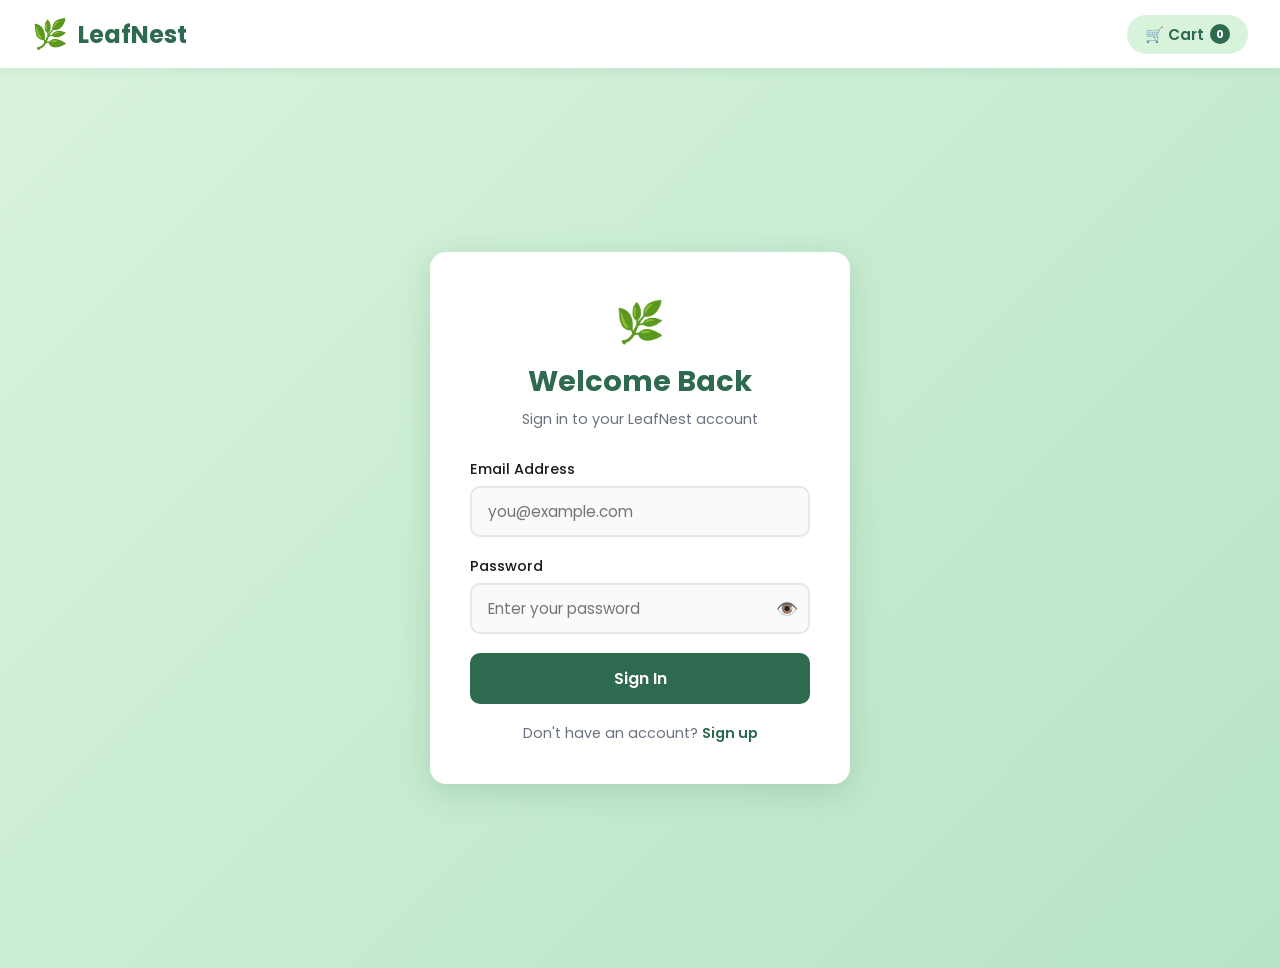
<file: payment.html>
<!DOCTYPE html>
<html lang="en">
<head>
  <meta charset="UTF-8" />
  <meta name="viewport" content="width=device-width, initial-scale=1.0" />
  <title>Payment – LeafNest</title>
  <link rel="stylesheet" href="styles.css" />
</head>
<body>
<nav>
  <a class="nav-logo" href="index.html"><span class="leaf">🌿</span><span>LeafNest</span></a>
  <div class="nav-right">
    <button class="cart-btn" onclick="location.href='cart.html'">🛒 Cart <span class="cart-count">0</span></button>
  </div>
</nav>

<!-- Steps -->
<div style="background:#fff;padding:1rem 2rem;display:flex;justify-content:center;gap:0;border-bottom:1px solid #e5e7eb;">
  <div style="display:flex;align-items:center;gap:.5rem">
    <span style="background:var(--green-light);color:#fff;border-radius:50%;width:28px;height:28px;display:flex;align-items:center;justify-content:center;font-weight:700;font-size:.85rem">✓</span>
    <span style="color:var(--green-light);font-size:.9rem">Delivery</span>
  </div>
  <div style="width:60px;height:2px;background:var(--green);margin:0 .5rem;align-self:center"></div>
  <div style="display:flex;align-items:center;gap:.5rem">
    <span style="background:var(--green);color:#fff;border-radius:50%;width:28px;height:28px;display:flex;align-items:center;justify-content:center;font-weight:700;font-size:.85rem">2</span>
    <span style="font-weight:600;color:var(--green);font-size:.9rem">Payment</span>
  </div>
  <div style="width:60px;height:2px;background:#e5e7eb;margin:0 .5rem;align-self:center"></div>
  <div style="display:flex;align-items:center;gap:.5rem">
    <span style="background:#e5e7eb;color:#9ca3af;border-radius:50%;width:28px;height:28px;display:flex;align-items:center;justify-content:center;font-weight:700;font-size:.85rem">3</span>
    <span style="color:#9ca3af;font-size:.9rem">Confirm</span>
  </div>
</div>

<div class="page-container">
  <div class="page-title">Choose Payment</div>
  <div class="checkout-grid">
    <div class="form-card">
      <h3>💳 Payment Method</h3>
      <div class="payment-options">
        <label class="payment-option selected" id="opt-cod" onclick="selectPayment('cod')">
          <input type="radio" name="payment" value="cod" checked />
          <div>
            <div class="payment-option-label">💵 Cash on Delivery</div>
            <div class="payment-option-sub">Pay when your plants arrive</div>
          </div>
        </label>
        <label class="payment-option" id="opt-upi" onclick="selectPayment('upi')">
          <input type="radio" name="payment" value="upi" />
          <div>
            <div class="payment-option-label">📱 Razorpay</div>
            <div class="payment-option-sub">UPI, Card, Netbanking via Razorpay</div>
          </div>
        </label>
        <label class="payment-option" id="opt-card" onclick="selectPayment('card')">
          <input type="radio" name="payment" value="card" />
          <div>
            <div class="payment-option-label">💳 Debit / Credit Card</div>
            <div class="payment-option-sub">Visa, Mastercard, RuPay</div>
          </div>
        </label>
      </div>

      <!-- COD -->
      <div id="details-cod" class="payment-details">
        <div style="font-size:1.5rem;margin-bottom:.5rem">💵</div>
        <div style="font-weight:600;color:var(--green)">Cash on Delivery</div>
        <div style="font-size:.88rem;color:var(--text-muted);margin-top:.3rem">Pay in cash when your order is delivered. No extra charges.</div>
      </div>

      <!-- UPI / Razorpay -->
      <div id="details-upi" class="payment-details" style="display:none">
        <div style="font-size:1.5rem;margin-bottom:.5rem">📱</div>
        <div style="font-weight:600;color:var(--green);margin-bottom:.5rem">Pay via Razorpay</div>
        <div style="font-size:.85rem;color:var(--text-muted);margin-bottom:1rem">UPI, Debit/Credit Card, Netbanking — all in one secure popup.</div>
        <div style="background:#f0fdf4;border:1px solid #bbf7d0;border-radius:10px;padding:12px;font-size:.82rem;color:#166534;">
          🧪 <strong>Test Mode:</strong> Use card <code>4111 1111 1111 1111</code>, any future expiry, CVV <code>123</code>
        </div>
      </div>

      <!-- Card -->
      <div id="details-card" class="payment-details" style="display:none">
        <div style="font-size:1.5rem;margin-bottom:.8rem">💳</div>
        <div class="form-group">
          <label>Card Number *</label>
          <input type="text" id="card-number" placeholder="1234 5678 9012 3456" maxlength="19" oninput="formatCard(this)" />
        </div>
        <div class="form-row">
          <div class="form-group">
            <label>Expiry Date *</label>
            <input type="text" id="card-expiry" placeholder="MM/YY" maxlength="5" oninput="formatExpiry(this)" />
          </div>
          <div class="form-group">
            <label>CVV *</label>
            <input type="password" id="card-cvv" placeholder="•••" maxlength="3" />
          </div>
        </div>
        <div class="form-group">
          <label>Card Holder Name *</label>
          <input type="text" id="card-name" placeholder="Name on card" />
        </div>
      </div>

      <div id="pay-error" style="background:#fee2e2;color:#dc2626;padding:10px 14px;border-radius:8px;font-size:.88rem;margin-bottom:1rem;display:none"></div>
      <button class="btn-full" onclick="processPayment()">🔒 Pay Now</button>
    </div>

    <div>
      <div class="cart-summary">
        <h3>Order Summary</h3>
        <div id="order-items"></div>
        <div id="order-total-display"></div>
      </div>
    </div>
  </div>
</div>

<div id="processing-overlay" style="display:none;position:fixed;inset:0;background:rgba(0,0,0,.5);z-index:999;align-items:center;justify-content:center;flex-direction:column;gap:1rem">
  <div style="background:#fff;border-radius:16px;padding:2.5rem;text-align:center;max-width:320px">
    <div style="font-size:3rem;margin-bottom:1rem">⏳</div>
    <div style="font-weight:700;font-size:1.1rem;color:var(--green)">Processing Payment...</div>
    <div style="color:var(--text-muted);font-size:.88rem;margin-top:.5rem">Please wait a moment</div>
    <div style="margin-top:1.2rem;height:4px;background:var(--green-pale);border-radius:50px;overflow:hidden">
      <div id="progress-bar" style="height:100%;background:var(--green);width:0%;transition:width 2s;border-radius:50px"></div>
    </div>
  </div>
</div>

<div id="toast" class="toast"></div>
<script src="https://checkout.razorpay.com/v1/checkout.js"></script>
<script src="data.js"></script>

<script>
  if (!getCurrentUser()) location.replace('login.html?redirect=payment.html');
  updateCartCount();
  const cart = getCart();
  const total = parseFloat(localStorage.getItem('plantstore_checkout_total') || 0);
  if (cart.length === 0) location.href = 'cart.html';

  document.getElementById('order-items').innerHTML = cart.map(i =>
    `<div class="summary-row"><span>${i.name} x${i.qty}</span><span>₹${i.price * i.qty}</span></div>`
  ).join('');
  document.getElementById('order-total-display').innerHTML = `<div class="summary-row total"><span>Total</span><span>₹${total}</span></div>`;

  let selectedMethod = 'cod';
  function selectPayment(method) {
    selectedMethod = method;
    ['cod','upi','card'].forEach(m => {
      document.getElementById('opt-' + m).classList.toggle('selected', m === method);
      document.getElementById('details-' + m).style.display = m === method ? 'block' : 'none';
    });
  }

  function formatCard(el) {
    let v = el.value.replace(/\D/g,'').substring(0,16);
    el.value = v.replace(/(.{4})/g,'$1 ').trim();
  }
  function formatExpiry(el) {
    let v = el.value.replace(/\D/g,'');
    if (v.length >= 2) v = v.substring(0,2) + '/' + v.substring(2,4);
    el.value = v;
  }

  function processPayment() {
    const errEl = document.getElementById('pay-error');
    errEl.style.display = 'none';

    if (selectedMethod === 'upi') {
      // Open Razorpay popup
      const user = getCurrentUser();
      const options = {
        key: 'rzp_test_1DP5mmOlF5G5ag', // Razorpay public test key
        amount: Math.round(total * 100),  // in paise
        currency: 'INR',
        name: 'LeafNest',
        description: 'Plant Order Payment',
        image: 'https://images.unsplash.com/photo-1614594975525-e45190c55d0b?w=80&h=80&fit=crop',
        prefill: {
          name:  user?.name  || '',
          email: user?.email || '',
        },
        theme: { color: '#2d6a4f' },
        handler: function(response) {
          // Payment successful
          completeOrder('razorpay', response.razorpay_payment_id);
        },
        modal: {
          ondismiss: function() {
            errEl.textContent = 'Payment cancelled. Please try again.';
            errEl.style.display = 'block';
          }
        }
      };
      const rzp = new Razorpay(options);
      rzp.open();
      return;
    }

    if (selectedMethod === 'card') {
      const num  = document.getElementById('card-number').value.replace(/\s/g,'');
      const exp  = document.getElementById('card-expiry').value;
      const cvv  = document.getElementById('card-cvv').value;
      const name = document.getElementById('card-name').value.trim();
      if (num.length < 16 || !exp.includes('/') || cvv.length < 3 || !name) {
        errEl.textContent = 'Please fill all card details correctly.';
        errEl.style.display = 'block'; return;
      }
    }

    // COD or Card — show processing overlay
    const overlay = document.getElementById('processing-overlay');
    overlay.style.display = 'flex';
    setTimeout(() => { document.getElementById('progress-bar').style.width = '100%'; }, 100);
    setTimeout(() => completeOrder(selectedMethod, null), 2500);
  }

  async function completeOrder(method, paymentId) {
    const address = JSON.parse(localStorage.getItem('plantstore_checkout_address') || '{}');
    const orderId = 'LN' + Date.now().toString().slice(-8);
    const order = {
      id: orderId,
      items: cart,
      total,
      address,
      paymentMethod: method,
      paymentId: paymentId || null,
      status: 'Confirmed',
      date: new Date().toLocaleDateString('en-IN'),
      customer: getCurrentUser()?.name || 'Guest'
    };
    await saveOrderToDB(order);
    saveOrder(order);
    localStorage.setItem('plantstore_last_order', JSON.stringify(order));
    saveCart([]);
    location.href = 'success.html';
  }
</script>
</body>
</html>
</file>
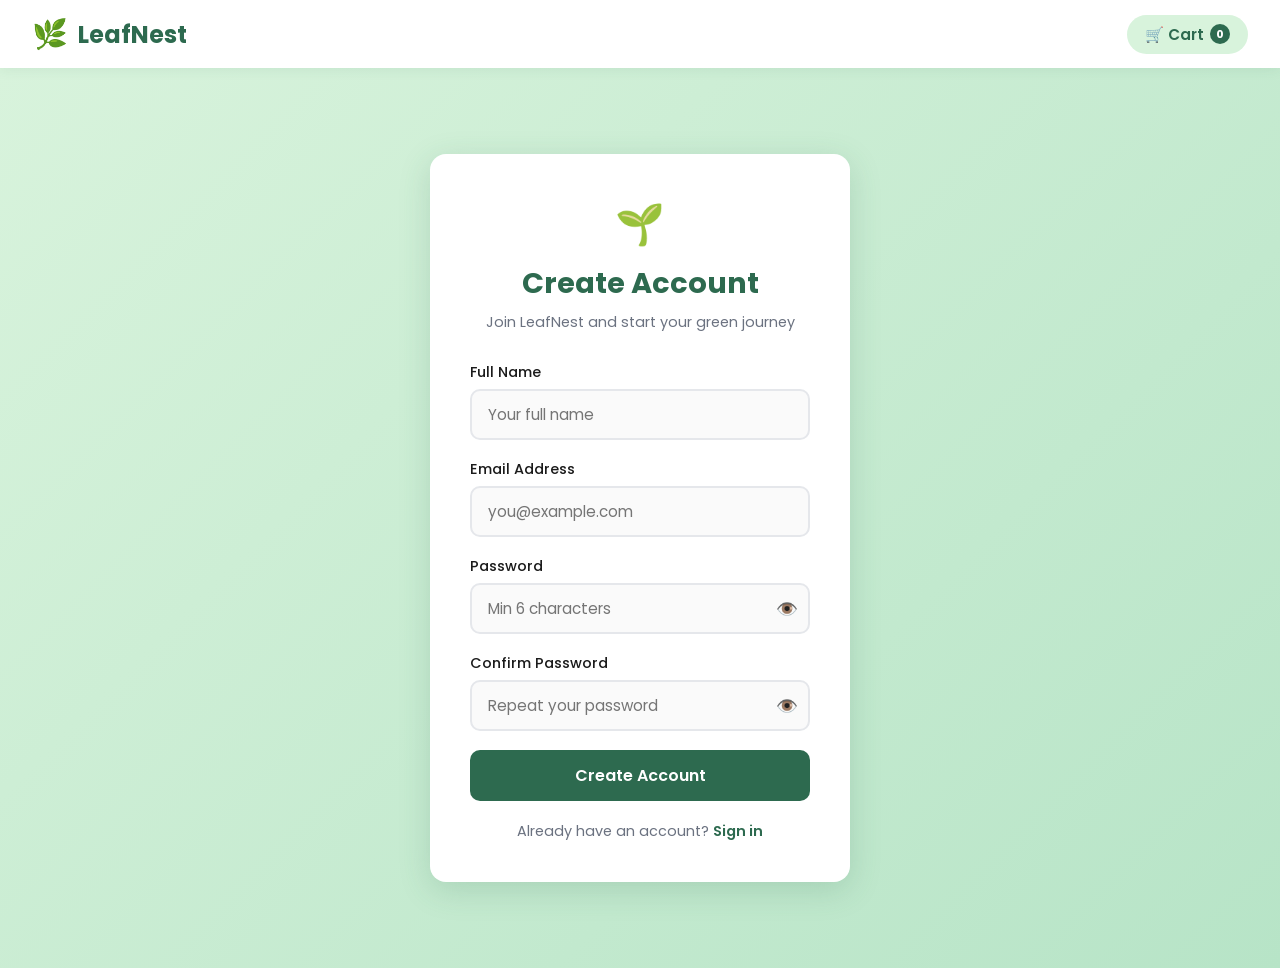
<file: signup.html>
<!DOCTYPE html>
<html lang="en">
<head>
  <meta charset="UTF-8" />
  <meta name="viewport" content="width=device-width, initial-scale=1.0" />
  <title>Sign Up – LeafNest</title>
  <link rel="stylesheet" href="styles.css" />
</head>
<body>
<nav>
  <a class="nav-logo" href="index.html"><span class="leaf">🌿</span><span>LeafNest</span></a>
  <div class="nav-right">
    <button class="cart-btn" onclick="location.href='cart.html'">🛒 Cart <span class="cart-count">0</span></button>
  </div>
</nav>

<div class="auth-container">
  <div class="auth-card">
    <div style="font-size:2.5rem;text-align:center;margin-bottom:.5rem">🌱</div>
    <h2 style="text-align:center">Create Account</h2>
    <p style="text-align:center">Join LeafNest and start your green journey</p>
    <div id="error-msg" style="background:#fee2e2;color:#dc2626;padding:10px 14px;border-radius:8px;font-size:.88rem;margin-bottom:1rem;display:none"></div>
    <form id="signup-form">
      <div class="form-group">
        <label>Full Name</label>
        <input type="text" id="name" placeholder="Your full name" required />
      </div>
      <div class="form-group">
        <label>Email Address</label>
        <input type="email" id="email" placeholder="you@example.com" required />
      </div>
      <div class="form-group">
        <label>Password</label>
        <div style="position:relative">
          <input type="password" id="password" placeholder="Min 6 characters" required minlength="6" style="padding-right:2.5rem;width:100%;box-sizing:border-box" />
          <span onclick="togglePass('password','eye1')" style="position:absolute;right:12px;top:50%;transform:translateY(-50%);cursor:pointer;font-size:1.1rem;user-select:none" id="eye1">👁️</span>
        </div>
      </div>
      <div class="form-group">
        <label>Confirm Password</label>
        <div style="position:relative">
          <input type="password" id="confirm-password" placeholder="Repeat your password" required style="padding-right:2.5rem;width:100%;box-sizing:border-box" />
          <span onclick="togglePass('confirm-password','eye2')" style="position:absolute;right:12px;top:50%;transform:translateY(-50%);cursor:pointer;font-size:1.1rem;user-select:none" id="eye2">👁️</span>
        </div>
      </div>
      <button type="submit" class="btn-full">Create Account</button>
    </form>
    <div class="auth-switch">Already have an account? <a href="login.html">Sign in</a></div>
  </div>
</div>

<script src="data.js"></script>
<script>
  updateCartCount();
  function togglePass(id, eyeId) {
    const inp = document.getElementById(id);
    const eye = document.getElementById(eyeId);
    if (inp.type === 'password') { inp.type = 'text'; eye.textContent = '🙈'; }
    else { inp.type = 'password'; eye.textContent = '👁️'; }
  }
  document.getElementById('signup-form').addEventListener('submit', async function(e) {
    e.preventDefault();
    const name     = document.getElementById('name').value.trim();
    const email    = document.getElementById('email').value.trim();
    const password = document.getElementById('password').value;
    const confirm  = document.getElementById('confirm-password').value;
    const errEl    = document.getElementById('error-msg');
    const btn      = this.querySelector('button[type=submit]');

    if (password !== confirm) {
      errEl.textContent = 'Passwords do not match.';
      errEl.style.display = 'block'; return;
    }
    if (password.length < 6) {
      errEl.textContent = 'Password must be at least 6 characters.';
      errEl.style.display = 'block'; return;
    }

    btn.textContent = 'Creating account...'; btn.disabled = true;

    const result = await signupUser(name, email, password);
    if (result.success) {
      localStorage.setItem('plantstore_current_user', JSON.stringify(result.user));
      location.href = 'index.html';
    } else {
      errEl.textContent = result.message || 'Signup failed. Try again.';
      errEl.style.display = 'block';
      btn.textContent = 'Create Account'; btn.disabled = false;
    }
  });
</script>
</body>
</html>
</file>
<file: styles.css>
@import url('https://fonts.googleapis.com/css2?family=Poppins:wght@300;400;500;600;700&display=swap');

* { margin: 0; padding: 0; box-sizing: border-box; }

:root {
  --green: #2d6a4f;
  --green-light: #52b788;
  --green-pale: #d8f3dc;
  --green-mid: #40916c;
  --accent: #95d5b2;
  --text: #1b1b1b;
  --text-muted: #6b7280;
  --bg: #f8fdf9;
  --white: #ffffff;
  --shadow: 0 4px 20px rgba(45,106,79,0.10);
  --shadow-hover: 0 8px 32px rgba(45,106,79,0.18);
  --radius: 16px;
  --radius-sm: 10px;
}

body { font-family: 'Poppins', sans-serif; background: var(--bg); color: var(--text); }

/* NAV */
nav {
  background: var(--white);
  padding: 0 2rem;
  display: flex;
  align-items: center;
  justify-content: space-between;
  height: 68px;
  box-shadow: 0 2px 12px rgba(45,106,79,0.08);
  position: sticky; top: 0; z-index: 100;
}
.nav-logo { display: flex; align-items: center; gap: 10px; text-decoration: none; }
.nav-logo span { font-size: 1.5rem; font-weight: 700; color: var(--green); }
.nav-logo .leaf { font-size: 1.8rem; }
.nav-links { display: flex; gap: 2rem; list-style: none; }
.nav-links a { text-decoration: none; color: var(--text-muted); font-weight: 500; transition: color .2s; }
.nav-links a:hover { color: var(--green); }
.nav-right { display: flex; align-items: center; gap: 1rem; }
.cart-btn {
  position: relative; background: var(--green-pale); border: none;
  padding: 8px 18px; border-radius: 50px; cursor: pointer;
  font-family: 'Poppins', sans-serif; font-weight: 600; color: var(--green);
  font-size: .95rem; display: flex; align-items: center; gap: 6px; transition: background .2s;
}
.cart-btn:hover { background: var(--accent); }
.cart-count {
  background: var(--green); color: #fff; border-radius: 50%;
  width: 20px; height: 20px; font-size: .7rem; display: flex;
  align-items: center; justify-content: center; font-weight: 700;
}
.btn-nav-login {
  background: var(--green); color: #fff; border: none; padding: 8px 20px;
  border-radius: 50px; cursor: pointer; font-family: 'Poppins', sans-serif;
  font-weight: 600; font-size: .9rem; text-decoration: none; transition: background .2s;
}
.btn-nav-login:hover { background: var(--green-mid); }

/* HERO */
.hero {
  background: linear-gradient(135deg, #d8f3dc 0%, #b7e4c7 50%, #95d5b2 100%);
  padding: 80px 2rem;
  display: flex; align-items: center; justify-content: center;
  text-align: center; flex-direction: column; gap: 1.2rem;
}
.hero h1 { font-size: 3rem; font-weight: 700; color: var(--green); line-height: 1.2; }
.hero p { font-size: 1.15rem; color: var(--green-mid); max-width: 500px; }
.btn-primary {
  background: var(--green); color: #fff; border: none; padding: 14px 36px;
  border-radius: 50px; font-family: 'Poppins', sans-serif; font-size: 1rem;
  font-weight: 600; cursor: pointer; text-decoration: none; display: inline-block;
  transition: background .2s, transform .2s;
}
.btn-primary:hover { background: var(--green-mid); transform: translateY(-2px); }

/* SECTION */
.section { padding: 60px 2rem; max-width: 1300px; margin: 0 auto; }
.section-title { font-size: 1.8rem; font-weight: 700; color: var(--green); margin-bottom: 8px; }
.section-sub { color: var(--text-muted); margin-bottom: 2rem; }

/* PRODUCT GRID */
.product-grid {
  display: grid;
  grid-template-columns: repeat(auto-fill, minmax(230px, 1fr));
  gap: 1.5rem;
}
.product-card {
  background: var(--white); border-radius: var(--radius);
  box-shadow: var(--shadow); overflow: hidden;
  transition: transform .25s, box-shadow .25s;
  display: flex; flex-direction: column;
}
.product-card:hover { transform: translateY(-6px); box-shadow: var(--shadow-hover); }
.product-img {
  width: 100%; height: 200px; object-fit: cover;
  background: var(--green-pale);
}
.product-img-placeholder {
  width: 100%; height: 200px; background: var(--green-pale);
  display: flex; align-items: center; justify-content: center;
  font-size: 4rem;
}
.product-info { padding: 1rem; flex: 1; display: flex; flex-direction: column; gap: 6px; }
.product-name { font-weight: 600; font-size: 1rem; color: var(--text); }
.product-category { font-size: .78rem; color: var(--green-light); font-weight: 500; }
.product-price { font-size: 1.15rem; font-weight: 700; color: var(--green); margin-top: auto; }
.btn-cart {
  margin: 0 1rem 1rem; background: var(--green); color: #fff; border: none;
  padding: 10px; border-radius: var(--radius-sm); font-family: 'Poppins', sans-serif;
  font-weight: 600; font-size: .9rem; cursor: pointer; transition: background .2s;
}
.btn-cart:hover { background: var(--green-mid); }
.btn-cart.added { background: var(--green-light); }

/* CATEGORIES */
.categories { display: flex; gap: 1rem; flex-wrap: wrap; margin-bottom: 2rem; }
.cat-chip {
  background: var(--green-pale); color: var(--green); border: none;
  padding: 8px 20px; border-radius: 50px; font-family: 'Poppins', sans-serif;
  font-weight: 500; cursor: pointer; transition: background .2s, color .2s;
}
.cat-chip:hover, .cat-chip.active { background: var(--green); color: #fff; }

/* TOAST */
.toast {
  position: fixed; bottom: 30px; right: 30px; background: var(--green);
  color: #fff; padding: 14px 24px; border-radius: var(--radius-sm);
  font-weight: 500; box-shadow: var(--shadow-hover); z-index: 9999;
  transform: translateY(100px); opacity: 0; transition: all .3s;
}
.toast.show { transform: translateY(0); opacity: 1; }

/* FOOTER */
footer {
  background: var(--green); color: #fff; text-align: center;
  padding: 2rem; margin-top: 4rem; font-size: .9rem;
}
footer a { color: var(--accent); text-decoration: none; }

/* AUTH PAGES */
.auth-container {
  min-height: 100vh; display: flex; align-items: center;
  justify-content: center; background: linear-gradient(135deg, #d8f3dc, #b7e4c7);
  padding: 2rem;
}
.auth-card {
  background: var(--white); border-radius: var(--radius);
  box-shadow: var(--shadow-hover); padding: 2.5rem; width: 100%; max-width: 420px;
}
.auth-card h2 { color: var(--green); font-size: 1.8rem; margin-bottom: .4rem; }
.auth-card p { color: var(--text-muted); margin-bottom: 1.8rem; font-size: .9rem; }
.form-group { margin-bottom: 1.2rem; }
.form-group label { display: block; font-weight: 500; margin-bottom: 6px; font-size: .9rem; color: var(--text); }
.form-group input, .form-group select, .form-group textarea {
  width: 100%; padding: 12px 16px; border: 2px solid #e5e7eb;
  border-radius: var(--radius-sm); font-family: 'Poppins', sans-serif;
  font-size: .95rem; transition: border .2s; outline: none; background: #fafafa;
}
.form-group input:focus, .form-group select:focus, .form-group textarea:focus {
  border-color: var(--green-light); background: #fff;
}
.btn-full {
  width: 100%; background: var(--green); color: #fff; border: none;
  padding: 13px; border-radius: var(--radius-sm); font-family: 'Poppins', sans-serif;
  font-size: 1rem; font-weight: 600; cursor: pointer; transition: background .2s;
}
.btn-full:hover { background: var(--green-mid); }
.auth-switch { text-align: center; margin-top: 1.2rem; font-size: .9rem; color: var(--text-muted); }
.auth-switch a { color: var(--green); font-weight: 600; text-decoration: none; }

/* CART PAGE */
.page-container { max-width: 1100px; margin: 0 auto; padding: 2rem; }
.page-title { font-size: 2rem; font-weight: 700; color: var(--green); margin-bottom: 1.5rem; }
.cart-layout { display: grid; grid-template-columns: 1fr 320px; gap: 2rem; }
.cart-items { display: flex; flex-direction: column; gap: 1rem; }
.cart-item {
  background: var(--white); border-radius: var(--radius); box-shadow: var(--shadow);
  padding: 1.2rem; display: flex; align-items: center; gap: 1rem;
}
.cart-item-img {
  width: 80px; height: 80px; border-radius: var(--radius-sm);
  object-fit: cover; background: var(--green-pale);
  display: flex; align-items: center; justify-content: center; font-size: 2rem;
  flex-shrink: 0;
}
.cart-item-img img { width: 100%; height: 100%; object-fit: cover; border-radius: var(--radius-sm); }
.cart-item-info { flex: 1; }
.cart-item-name { font-weight: 600; font-size: 1rem; }
.cart-item-price { color: var(--green); font-weight: 700; font-size: 1.05rem; }
.qty-control { display: flex; align-items: center; gap: 8px; margin-top: 6px; }
.qty-btn {
  width: 28px; height: 28px; border-radius: 50%; border: 2px solid var(--green);
  background: none; color: var(--green); font-size: 1rem; cursor: pointer;
  display: flex; align-items: center; justify-content: center; font-weight: 700;
  transition: background .2s, color .2s;
}
.qty-btn:hover { background: var(--green); color: #fff; }
.qty-num { font-weight: 600; min-width: 24px; text-align: center; }
.btn-remove {
  background: #fee2e2; color: #dc2626; border: none; padding: 8px 14px;
  border-radius: var(--radius-sm); cursor: pointer; font-family: 'Poppins', sans-serif;
  font-weight: 500; font-size: .85rem; transition: background .2s;
}
.btn-remove:hover { background: #fca5a5; }
.cart-summary {
  background: var(--white); border-radius: var(--radius); box-shadow: var(--shadow);
  padding: 1.5rem; height: fit-content; position: sticky; top: 80px;
}
.cart-summary h3 { font-size: 1.2rem; font-weight: 700; color: var(--green); margin-bottom: 1rem; }
.summary-row { display: flex; justify-content: space-between; margin-bottom: .8rem; font-size: .95rem; }
.summary-row.total { font-weight: 700; font-size: 1.1rem; border-top: 2px solid var(--green-pale); padding-top: .8rem; margin-top: .4rem; }
.empty-cart { text-align: center; padding: 4rem 2rem; color: var(--text-muted); }
.empty-cart .icon { font-size: 4rem; margin-bottom: 1rem; }

/* CHECKOUT */
.checkout-grid { display: grid; grid-template-columns: 1fr 320px; gap: 2rem; }
.form-card { background: var(--white); border-radius: var(--radius); box-shadow: var(--shadow); padding: 2rem; }
.form-card h3 { font-size: 1.2rem; font-weight: 700; color: var(--green); margin-bottom: 1.5rem; }
.form-row { display: grid; grid-template-columns: 1fr 1fr; gap: 1rem; }

/* PAYMENT */
.payment-options { display: flex; flex-direction: column; gap: 1rem; margin-bottom: 1.5rem; }
.payment-option {
  border: 2px solid #e5e7eb; border-radius: var(--radius-sm); padding: 1rem 1.2rem;
  cursor: pointer; transition: border .2s, background .2s; display: flex; align-items: center; gap: 12px;
}
.payment-option:hover { border-color: var(--green-light); }
.payment-option.selected { border-color: var(--green); background: var(--green-pale); }
.payment-option input[type=radio] { accent-color: var(--green); width: 18px; height: 18px; }
.payment-option-label { font-weight: 600; font-size: .95rem; }
.payment-option-sub { font-size: .8rem; color: var(--text-muted); }
.payment-details { background: var(--green-pale); border-radius: var(--radius-sm); padding: 1.2rem; margin-bottom: 1.2rem; }

/* SUCCESS */
.success-container {
  min-height: 100vh; display: flex; align-items: center; justify-content: center;
  background: linear-gradient(135deg, #d8f3dc, #b7e4c7); padding: 2rem;
}
.success-card {
  background: var(--white); border-radius: var(--radius); box-shadow: var(--shadow-hover);
  padding: 3rem; text-align: center; max-width: 480px; width: 100%;
}
.success-icon { font-size: 5rem; margin-bottom: 1rem; }
.success-card h2 { color: var(--green); font-size: 2rem; margin-bottom: .5rem; }
.success-card p { color: var(--text-muted); margin-bottom: 1.5rem; }
.order-details { background: var(--green-pale); border-radius: var(--radius-sm); padding: 1.2rem; margin: 1.5rem 0; text-align: left; }
.order-details .row { display: flex; justify-content: space-between; margin-bottom: .5rem; font-size: .95rem; }
.order-details .row:last-child { margin-bottom: 0; font-weight: 700; color: var(--green); }

/* ADMIN */
.admin-layout { display: flex; min-height: 100vh; }
.admin-sidebar {
  width: 240px; background: var(--green); color: #fff;
  display: flex; flex-direction: column; padding: 0; flex-shrink: 0;
  position: fixed; top: 0; left: 0; height: 100vh; z-index: 50;
  overflow-y: auto; overflow-x: hidden;
}
.admin-logo {
  padding: 1.4rem 1.5rem; font-size: 1.15rem; font-weight: 700;
  border-bottom: 1px solid rgba(255,255,255,.2);
  display: flex; align-items: center; gap: 10px;
  background: rgba(0,0,0,.1); flex-shrink: 0;
}
.admin-nav { flex: 1; padding: .5rem 0; }
.admin-nav-item {
  display: flex !important;
  align-items: center !important;
  gap: 14px !important;
  padding: 13px 20px !important;
  cursor: pointer;
  transition: all .2s;
  font-weight: 500;
  font-size: .92rem !important;
  color: rgba(255,255,255,.9) !important;
  border: none !important;
  border-left: 3px solid transparent !important;
  background: none !important;
  width: 100% !important;
  text-align: left !important;
  font-family: 'Poppins', sans-serif !important;
  box-sizing: border-box;
}
.admin-nav-item:hover {
  background: rgba(255,255,255,.15) !important;
  color: #fff !important;
  border-left-color: rgba(255,255,255,.6) !important;
}
.admin-nav-item.active {
  background: rgba(255,255,255,.22) !important;
  color: #fff !important;
  border-left-color: #fff !important;
  font-weight: 600 !important;
}
.admin-nav-item span {
  color: #fff !important;
  display: inline !important;
  visibility: visible !important;
  opacity: 1 !important;
}
.admin-main { margin-left: 240px; flex: 1; padding: 2rem; background: #f0faf4; min-height: 100vh; }
.admin-header { display: flex; justify-content: space-between; align-items: center; margin-bottom: 2rem; }
.admin-header h1 { font-size: 1.6rem; font-weight: 700; color: var(--green); }
.stats-grid { display: grid; grid-template-columns: repeat(4, 1fr); gap: 1.2rem; margin-bottom: 2rem; }
.stat-card {
  background: var(--white); border-radius: var(--radius); box-shadow: var(--shadow);
  padding: 1.5rem; display: flex; align-items: center; gap: 1rem;
}
.stat-icon { font-size: 2.2rem; width: 56px; height: 56px; border-radius: var(--radius-sm); display: flex; align-items: center; justify-content: center; }
.stat-icon.green { background: var(--green-pale); }
.stat-icon.blue { background: #dbeafe; }
.stat-icon.yellow { background: #fef9c3; }
.stat-icon.purple { background: #ede9fe; }
.stat-info h3 { font-size: 1.6rem; font-weight: 700; color: var(--text); }
.stat-info p { font-size: .85rem; color: var(--text-muted); }
.admin-card { background: var(--white); border-radius: var(--radius); box-shadow: var(--shadow); padding: 1.5rem; margin-bottom: 1.5rem; }
.admin-card-header { display: flex; justify-content: space-between; align-items: center; margin-bottom: 1.2rem; }
.admin-card-header h3 { font-size: 1.1rem; font-weight: 700; color: var(--green); }
.btn-sm {
  background: var(--green); color: #fff; border: none; padding: 8px 16px;
  border-radius: var(--radius-sm); font-family: 'Poppins', sans-serif;
  font-weight: 600; font-size: .85rem; cursor: pointer; transition: background .2s;
}
.btn-sm:hover { background: var(--green-mid); }
.btn-sm.danger { background: #dc2626; }
.btn-sm.danger:hover { background: #b91c1c; }
.btn-sm.warning { background: #d97706; }
.btn-sm.warning:hover { background: #b45309; }
table { width: 100%; border-collapse: collapse; font-size: .9rem; }
th { background: var(--green-pale); color: var(--green); font-weight: 600; padding: 10px 12px; text-align: left; }
td { padding: 10px 12px; border-bottom: 1px solid #f0f0f0; vertical-align: middle; }
tr:hover td { background: #f8fdf9; }
.badge {
  padding: 4px 10px; border-radius: 50px; font-size: .75rem; font-weight: 600;
}
.badge.green { background: var(--green-pale); color: var(--green); }
.badge.yellow { background: #fef9c3; color: #92400e; }
.badge.red { background: #fee2e2; color: #dc2626; }
.admin-section { display: none; }
.admin-section.active { display: block; }
.modal-overlay {
  position: fixed; inset: 0; background: rgba(0,0,0,.4); z-index: 200;
  display: flex; align-items: center; justify-content: center; padding: 1rem;
}
.modal-overlay.hidden { display: none; }
.modal {
  background: var(--white); border-radius: var(--radius); box-shadow: var(--shadow-hover);
  padding: 2rem; width: 100%; max-width: 480px; max-height: 90vh; overflow-y: auto;
}
.modal h3 { font-size: 1.2rem; font-weight: 700; color: var(--green); margin-bottom: 1.5rem; }
.modal-footer { display: flex; gap: 1rem; margin-top: 1.5rem; }
.btn-outline {
  flex: 1; background: none; border: 2px solid var(--green); color: var(--green);
  padding: 10px; border-radius: var(--radius-sm); font-family: 'Poppins', sans-serif;
  font-weight: 600; cursor: pointer; transition: background .2s, color .2s;
}
.btn-outline:hover { background: var(--green); color: #fff; }
.chart-bar-container { display: flex; flex-direction: column; gap: .6rem; }
.chart-bar-row { display: flex; align-items: center; gap: 1rem; }
.chart-bar-label { width: 100px; font-size: .85rem; color: var(--text-muted); text-align: right; }
.chart-bar-track { flex: 1; background: var(--green-pale); border-radius: 50px; height: 20px; overflow: hidden; }
.chart-bar-fill { height: 100%; background: var(--green); border-radius: 50px; transition: width .6s; }
.chart-bar-val { width: 50px; font-size: .85rem; font-weight: 600; color: var(--green); }

/* RESPONSIVE */
@media (max-width: 900px) {
  .cart-layout, .checkout-grid { grid-template-columns: 1fr; }
  .stats-grid { grid-template-columns: repeat(2, 1fr); }
  .admin-sidebar { width: 220px; }
  .admin-main { margin-left: 220px; }
}
@media (max-width: 640px) {
  .hero h1 { font-size: 2rem; }
  .nav-links { display: none; }
  .stats-grid { grid-template-columns: 1fr 1fr; }
  .admin-sidebar { width: 200px; }
  .admin-main { margin-left: 200px; padding: 1rem; }
  .form-row { grid-template-columns: 1fr; }
}
</file>
